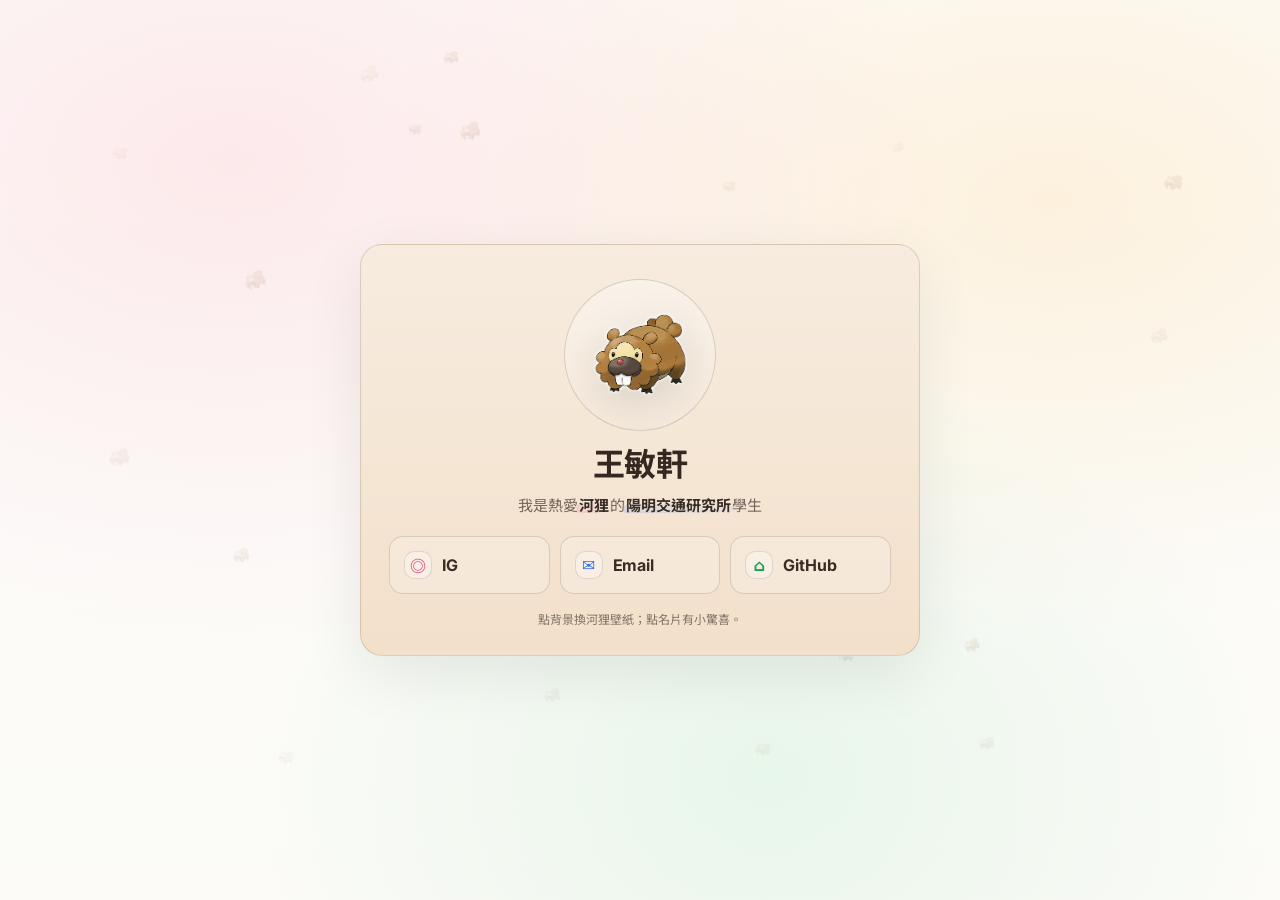
<file: index.html>
<!doctype html>
<html lang="zh-Hant">
  <head>
    <meta charset="UTF-8" />
    <meta name="viewport" content="width=device-width, initial-scale=1.0" />
    <title>王敏軒｜數位名片</title>
    <meta name="description" content="王敏軒的個人數位名片（Notion 風格）" />
    <link rel="preconnect" href="https://fonts.googleapis.com" />
    <link rel="preconnect" href="https://fonts.gstatic.com" crossorigin />
    <link
      href="https://fonts.googleapis.com/css2?family=Inter:wght@400;600;700&family=Noto+Sans+TC:wght@400;600;700&display=swap"
      rel="stylesheet"
    />
    <link rel="stylesheet" href="./styles.css" />
  </head>
  <body>
    <div class="bg" id="bg" aria-hidden="true">
      <div class="wallpaper" id="wallpaper" aria-hidden="true"></div>
    </div>

    <main class="page" id="page">
      <section class="card" id="card" aria-label="個人數位名片">
        <div class="cardFx" aria-hidden="true"></div>
        <div class="peek" id="peek" aria-hidden="true">
          <img src="./assets/beaver.png" alt="" draggable="false" />
        </div>

        <div class="avatar" aria-label="大頭照佔位符">
          <img src="./assets/beaver.png" alt="河狸貼紙" draggable="false" />
        </div>

        <h1 class="name">王敏軒</h1>
        <p class="subtitle">
          我是熱愛<span class="em emBeaver">河狸</span>的<span class="em emSchool">陽明交通研究所</span>學生
        </p>

        <div class="links" aria-label="社群連結">
          <a class="btn" href="#" data-kind="ig" aria-label="Instagram（點擊互動示意）">
            <span class="btnIcon" aria-hidden="true">◎</span>
            <span class="btnLabel">IG</span>
          </a>
          <a class="btn" href="#" data-kind="email" aria-label="Email（點擊互動示意）">
            <span class="btnIcon" aria-hidden="true">✉</span>
            <span class="btnLabel">Email</span>
          </a>
          <a class="btn" href="#" data-kind="github" aria-label="GitHub（點擊互動示意）">
            <span class="btnIcon" aria-hidden="true">⌂</span>
            <span class="btnLabel">GitHub</span>
          </a>
        </div>

        <p class="tip" id="tip">點背景換河狸壁紙；點名片有小驚喜。</p>
      </section>
    </main>

    <div class="toast" id="toast" role="status" aria-live="polite" aria-atomic="true"></div>
    <script src="./script.js" defer></script>
  </body>
</html>
</file>
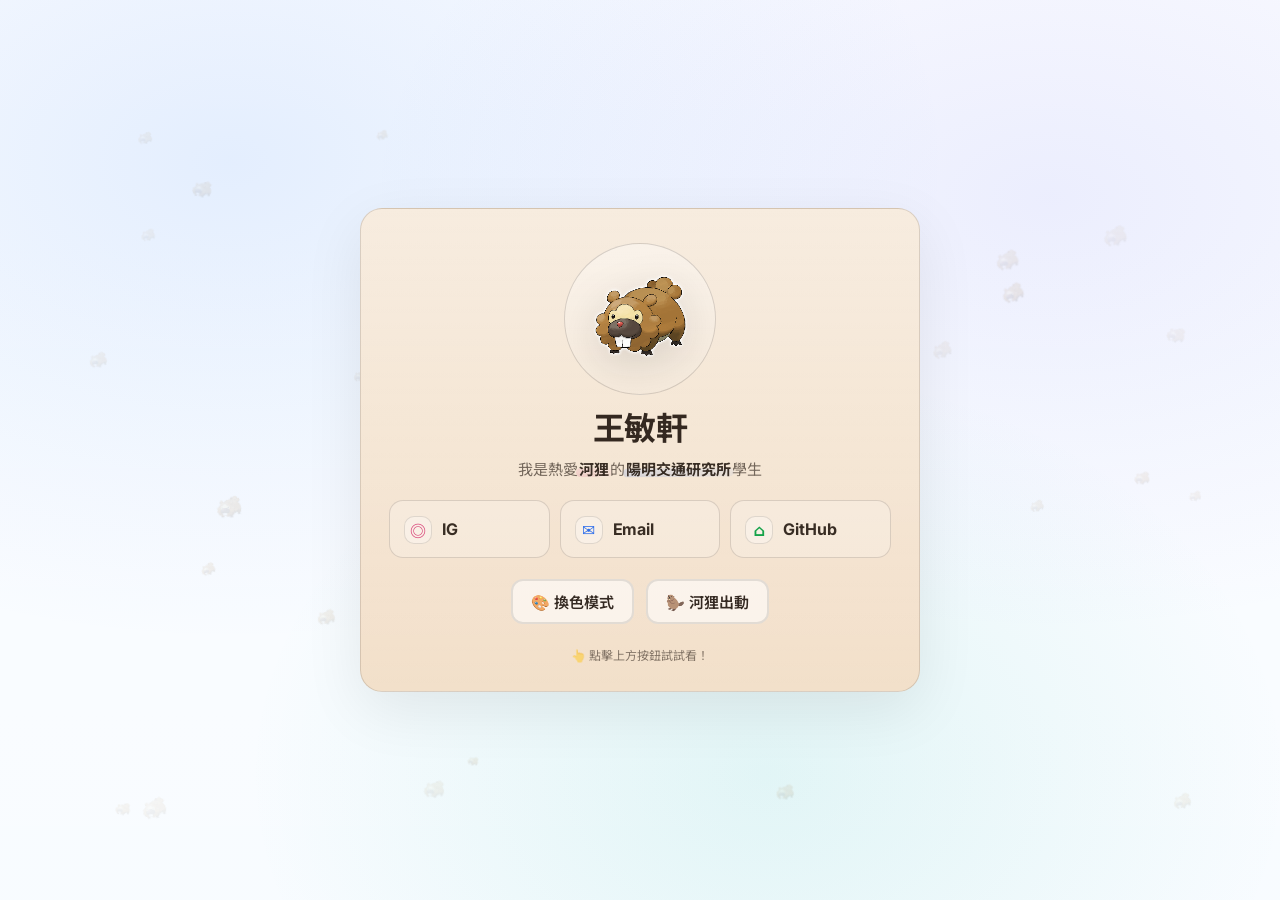
<file: submission.html>
<!doctype html>
<html lang="zh-Hant">
  <head>
    <meta charset="UTF-8" />
    <meta name="viewport" content="width=device-width, initial-scale=1.0" />
    <title>王敏軒｜數位名片</title>
    <meta name="description" content="王敏軒的個人數位名片（Notion 風格 + 河狸驚喜）" />
    <link rel="preconnect" href="https://fonts.googleapis.com" />
    <link rel="preconnect" href="https://fonts.gstatic.com" crossorigin />
    <link
      href="https://fonts.googleapis.com/css2?family=Inter:wght@400;600;700&family=Noto+Sans+TC:wght@400;600;700&display=swap"
      rel="stylesheet"
    />
    <style>
      :root{
        --bg: #fbfbfa;
        --paper: rgba(255,255,255,0.78);
        --card: #f5e7d6;
        --card2: #f1dcc4;
        --ink: rgba(35,24,16,0.92);
        --inkMuted: rgba(35,24,16,0.62);
        --border: rgba(15,15,15,0.10);
        --text: rgba(15,15,15,0.92);
        --muted: rgba(15,15,15,0.60);
        --shadow: 0 18px 60px rgba(15, 15, 15, 0.08);
        --ig: #d9467a;
        --email: #2f6feb;
        --github: #16a34a;
      }

      *{ box-sizing: border-box; }
      html, body{ height: 100%; }
      body{
        margin: 0;
        color: var(--ink);
        background: var(--bg);
        font-family: Inter, "Noto Sans TC", system-ui, -apple-system, "Segoe UI", Roboto, "Helvetica Neue", Arial, "PingFang TC", "Microsoft JhengHei", sans-serif;
        -webkit-font-smoothing: antialiased;
        -moz-osx-font-smoothing: grayscale;
      }

      .bg{
        position: fixed;
        inset: 0;
        background:
          radial-gradient(1200px 800px at 18% 18%, rgba(47,111,235,0.10), transparent 60%),
          radial-gradient(1100px 700px at 82% 22%, rgba(255,77,141,0.10), transparent 62%),
          radial-gradient(900px 700px at 60% 86%, rgba(18,185,129,0.10), transparent 58%),
          linear-gradient(180deg, rgba(255,255,255,0.62), rgba(255,255,255,0.15)),
          var(--bg);
        transition: background 420ms ease;
        cursor: pointer;
      }

      .wallpaper.isDam::before{
        content: "";
        position: absolute;
        inset: 0;
        pointer-events: none;
        opacity: 0.55;
        background:
          repeating-linear-gradient(0deg, rgba(35,24,16,0.06) 0px, rgba(35,24,16,0.06) 1px, transparent 1px, transparent 22px),
          repeating-linear-gradient(90deg, rgba(35,24,16,0.05) 0px, rgba(35,24,16,0.05) 1px, transparent 1px, transparent 26px),
          repeating-linear-gradient(45deg, rgba(35,24,16,0.025) 0px, rgba(35,24,16,0.025) 1px, transparent 1px, transparent 34px);
        -webkit-mask-image: radial-gradient(closest-side at 50% 40%, rgba(0,0,0,0.95), transparent 82%);
        mask-image: radial-gradient(closest-side at 50% 40%, rgba(0,0,0,0.95), transparent 82%);
      }

      .wallpaper{
        position: absolute;
        inset: 0;
        pointer-events: none;
        opacity: 0.9;
        filter: saturate(0.98);
      }

      .wallpaper .wBeaver{
        position: absolute;
        width: 28px;
        height: 28px;
        opacity: var(--o);
        transform: translate(-50%, -50%) rotate(var(--r)) scale(var(--s));
        filter: drop-shadow(0 10px 14px rgba(15,15,15,0.10));
        user-select: none;
      }

      .page{
        min-height: 100%;
        display: grid;
        place-items: center;
        padding: 44px 20px;
        position: relative;
        cursor: pointer;
      }

      .card{
        width: min(560px, 100%);
        padding: 34px 28px 28px;
        border: 1px solid rgba(35,24,16,0.14);
        border-radius: 22px;
        -webkit-transition: background 0.6s ease, box-shadow 0.6s ease, transform 0.15s ease;
        transition: background 0.6s ease, box-shadow 0.6s ease, transform 0.15s ease;
        cursor: pointer;
        background: linear-gradient(180deg, rgba(255,255,255,0.22), rgba(255,255,255,0.10)),
          linear-gradient(180deg, var(--card), var(--card2));
        box-shadow: var(--shadow);
        backdrop-filter: blur(14px);
        -webkit-backdrop-filter: blur(14px);
        text-align: center;
        pointer-events: auto;
        position: relative;
        overflow: hidden;
      }

      .cardFx{
        position: absolute;
        inset: 0;
        opacity: 0;
        pointer-events: none;
        background:
          radial-gradient(700px 360px at 20% 15%, rgba(255,255,255,0.35), transparent 62%),
          radial-gradient(520px 300px at 82% 18%, rgba(255,255,255,0.22), transparent 60%),
          radial-gradient(420px 240px at 64% 88%, rgba(255,255,255,0.18), transparent 58%);
        transition: opacity 260ms ease;
      }

      .card.isSurprise .cardFx{ opacity: 1; }

      .peek{
        position: absolute;
        left: var(--mx, 85%);
        top: var(--my, 82%);
        width: 64px;
        height: 64px;
        opacity: 0.0;
        transform: translate(-50%, -50%) rotate(-10deg);
        transition: opacity 220ms ease;
        pointer-events: none;
      }
      .card.isSurprise .peek{ opacity: 0.85; }
      .peek img{
        width: 100%;
        height: 100%;
        object-fit: contain;
        filter: drop-shadow(0 18px 26px rgba(15,15,15,0.16));
      }

      .avatar{
        width: 152px;
        height: 152px;
        margin: 0 auto 16px;
        border-radius: 999px;
        border: 1px solid rgba(35,24,16,0.16);
        background: linear-gradient(180deg, rgba(255,255,255,0.38), rgba(255,255,255,0.14));
        display: grid;
        place-items: center;
        overflow: hidden;
      }
      .avatar img{
        width: 86%;
        height: 86%;
        object-fit: contain;
        user-select: none;
        filter: drop-shadow(0 12px 20px rgba(15,15,15,0.12));
        transform: translateY(8px);
      }

      .name{
        margin: 0;
        font-size: 32px;
        line-height: 1.15;
        letter-spacing: -0.02em;
      }

      .subtitle{
        margin: 10px 0 18px;
        font-size: 15px;
        line-height: 1.65;
        color: var(--inkMuted);
      }

      .em{
        font-weight: 700;
        color: rgba(35,24,16,0.90);
        padding: 0 1px;
        position: relative;
      }
      .em::after{
        content: "";
        position: absolute;
        left: -2px;
        right: -2px;
        bottom: 0.10em;
        height: 0.62em;
        border-radius: 10px;
        transform: rotate(-0.6deg);
        background:
          linear-gradient(180deg, rgba(255,255,255,0.18), rgba(255,255,255,0.00)),
          linear-gradient(90deg, rgba(35,24,16,0.10), rgba(35,24,16,0.04));
        z-index: -1;
        opacity: 0.65;
      }
      .emBeaver{ text-shadow: 0 1px 0 rgba(255,255,255,0.22); }
      .emSchool{ text-shadow: 0 1px 0 rgba(255,255,255,0.22); }
      .emBeaver::after{
        background:
          linear-gradient(180deg, rgba(255,255,255,0.18), rgba(255,255,255,0.00)),
          linear-gradient(90deg, rgba(217,70,122,0.22), rgba(217,70,122,0.08));
        opacity: 0.72;
      }
      .emSchool::after{
        background:
          linear-gradient(180deg, rgba(255,255,255,0.18), rgba(255,255,255,0.00)),
          linear-gradient(90deg, rgba(47,111,235,0.22), rgba(47,111,235,0.08));
        opacity: 0.72;
      }

      .links{
        display: grid;
        grid-template-columns: repeat(3, 1fr);
        gap: 10px;
        margin-top: 10px;
      }

      .btn{
        display: grid;
        grid-template-columns: 28px 1fr;
        align-items: center;
        gap: 10px;
        padding: 14px 14px;
        border-radius: 14px;
        border: 1px solid rgba(35,24,16,0.14);
        background: rgba(255,255,255,0.22);
        color: rgba(35,24,16,0.90);
        text-decoration: none;
        transition: transform 140ms ease, background 180ms ease, border-color 180ms ease, box-shadow 180ms ease, filter 180ms ease;
        user-select: none;
      }

      .btn:hover{
        transform: translateY(-1px);
        box-shadow: 0 10px 24px rgba(15,15,15,0.08);
        border-color: rgba(15,15,15,0.18);
      }
      .btn:active{ transform: translateY(0px) scale(0.99); }
      .btnLabel{
        font-weight: 700;
        letter-spacing: -0.01em;
        justify-self: start;
      }
      .btnIcon{
        width: 28px;
        height: 28px;
        border-radius: 10px;
        display: grid;
        place-items: center;
        font-weight: 800;
        background: rgba(255,255,255,0.30);
        border: 1px solid rgba(35,24,16,0.12);
      }
      .btn[data-kind="ig"] .btnIcon{ color: var(--ig); }
      .btn[data-kind="email"] .btnIcon{ color: var(--email); }
      .btn[data-kind="github"] .btnIcon{ color: var(--github); }

      .btn.isDone{ filter: saturate(1.04); }
      .btn.isDone[data-kind="ig"]{ border-color: rgba(217,70,122,0.40); background: rgba(217,70,122,0.10); }
      .btn.isDone[data-kind="email"]{ border-color: rgba(47,111,235,0.38); background: rgba(47,111,235,0.10); }
      .btn.isDone[data-kind="github"]{ border-color: rgba(22,163,74,0.36); background: rgba(22,163,74,0.10); }

      .tip{
        margin: 16px 0 0;
        font-size: 12px;
        color: rgba(35,24,16,0.54);
      }

      .toast{
        position: fixed;
        left: var(--tx, 50%);
        top: var(--ty, 50%);
        transform: translateX(-50%) translateY(6px);
        padding: 10px 12px;
        border-radius: 12px;
        border: 1px solid rgba(35,24,16,0.14);
        background: rgba(255,255,255,0.72);
        box-shadow: 0 16px 36px rgba(15,15,15,0.10);
        color: rgba(35,24,16,0.86);
        opacity: 0;
        pointer-events: none;
        transition: opacity 180ms ease, transform 180ms ease;
        font-size: 13px;
        backdrop-filter: blur(12px);
        -webkit-backdrop-filter: blur(12px);
      }
      .toast.isShow{
        opacity: 1;
        transform: translateX(-50%) translateY(0px);
      }

      .sticker{
        position: fixed;
        width: 46px;
        height: 46px;
        pointer-events: none;
        opacity: 0;
        transform: translate(-50%, -50%) scale(0.92) rotate(0deg);
        filter: drop-shadow(0 12px 18px rgba(15,15,15,0.14));
        animation: popFly 900ms cubic-bezier(.2,.9,.2,1) forwards;
        will-change: transform, opacity;
      }
      @keyframes popFly{
        0%{ opacity: 0; transform: translate(-50%, -50%) scale(0.86) rotate(var(--r)); }
        12%{ opacity: 1; transform: translate(-50%, -50%) scale(1) rotate(calc(var(--r) * 0.7)); }
        100%{ opacity: 0; transform: translate(calc(-50% + var(--dx)), calc(-50% + var(--dy))) scale(0.96) rotate(calc(var(--r) * 1.6)); }
      }

      @media (max-width: 520px){
        .links{ grid-template-columns: 1fr; }
        .card{ padding: 30px 18px 22px; }
        .name{ font-size: 30px; }
      }

      /* Avatar styling */
      .avatar {
        display: block;
        cursor: pointer;
        -webkit-tap-highlight-color: transparent;
      }

      /* ===== iOS Checkbox Hack Interactions ===== */
      /* Hidden checkboxes - invisible but functional */
      .ios-hack-cb { display: none !important; }

      /* --- Theme Toggle Button --- */
      .fun-btn {
        display: inline-block;
        margin: 6px 4px;
        padding: 10px 18px;
        border-radius: 12px;
        font-size: 15px;
        font-weight: 600;
        cursor: pointer;
        -webkit-tap-highlight-color: transparent;
        border: 2px solid var(--border);
        background: rgba(255,255,255,0.6);
        color: var(--ink);
        transition: background 0.3s, transform 0.15s, border-color 0.3s;
        -webkit-transition: background 0.3s, -webkit-transform 0.15s, border-color 0.3s;
        user-select: none;
        -webkit-user-select: none;
      }
      .fun-btn:active {
        -webkit-transform: scale(0.92);
        transform: scale(0.92);
      }
      .fun-btns {
        text-align: center;
        margin-top: 14px;
      }

      /* Theme toggle: change card background */
      #themeToggle:checked ~ .page .card {
        background: linear-gradient(135deg, #e0c3fc 0%, #8ec5fc 100%) !important;
      }
      #themeToggle:checked ~ .page .fun-btns .theme-label {
        background: linear-gradient(135deg, #e0c3fc 0%, #8ec5fc 100%);
        border-color: #b794f6;
      }

      /* Beaver party: show floating beavers */
      .beaver-party {
        display: none;
        position: absolute;
        inset: 0;
        pointer-events: none;
        overflow: hidden;
        z-index: 10;
        border-radius: 18px;
      }
      .beaver-party span {
        position: absolute;
        font-size: 32px;
        animation: beaverFloat 2.5s ease-in-out infinite;
        -webkit-animation: beaverFloat 2.5s ease-in-out infinite;
      }
      .beaver-party span:nth-child(1) { left: 8%; top: 12%; animation-delay: 0s; }
      .beaver-party span:nth-child(2) { left: 75%; top: 8%; animation-delay: 0.4s; }
      .beaver-party span:nth-child(3) { left: 20%; top: 65%; animation-delay: 0.8s; }
      .beaver-party span:nth-child(4) { left: 60%; top: 55%; animation-delay: 1.2s; }
      .beaver-party span:nth-child(5) { left: 40%; top: 30%; animation-delay: 0.2s; font-size: 42px; }
      .beaver-party span:nth-child(6) { left: 85%; top: 70%; animation-delay: 0.6s; }
      .beaver-party span:nth-child(7) { left: 50%; top: 80%; animation-delay: 1.0s; }
      .beaver-party span:nth-child(8) { left: 10%; top: 40%; animation-delay: 1.4s; }

      @keyframes beaverFloat {
        0%, 100% { transform: translateY(0) rotate(0deg); opacity: 0.85; }
        50% { transform: translateY(-18px) rotate(15deg); opacity: 1; }
      }
      @-webkit-keyframes beaverFloat {
        0%, 100% { -webkit-transform: translateY(0) rotate(0deg); opacity: 0.85; }
        50% { -webkit-transform: translateY(-18px) rotate(15deg); opacity: 1; }
      }

      #beaverParty:checked ~ .page .beaver-party {
        display: block !important;
      }
      #beaverParty:checked ~ .page .fun-btns .beaver-label {
        background: #fef3c7;
        border-color: #f59e0b;
      }
    </style>
  </head>
  <body ontouchstart="">
    <!-- Hidden checkboxes for iOS tap interactions (checkbox hack) -->
    <input type="checkbox" id="themeToggle" class="ios-hack-cb">
    <input type="checkbox" id="beaverParty" class="ios-hack-cb">

    <div class="bg" id="bg" aria-hidden="true">
      <div class="wallpaper" id="wallpaper" aria-hidden="true"></div>
    </div>

    <main class="page" id="page">
      <section class="card" id="card" aria-label="個人數位名片">
        <!-- Beaver party overlay (shown when checkbox is checked) -->
        <div class="beaver-party" aria-hidden="true">
          <span>🦫</span><span>🦫</span><span>🦫</span><span>🦫</span>
          <span>🦫</span><span>🦫</span><span>🦫</span><span>🦫</span>
        </div>
        <div class="cardFx" aria-hidden="true"></div>
        <div class="peek" id="peek" aria-hidden="true">
          <img id="peekImg" alt="" draggable="false" src="[data-uri]" />
        </div>

        <div class="avatar" aria-label="大頭照佔位符">
          <img id="avatarImg" alt="河狸貼紙" draggable="false" src="[data-uri]" />
        </div>

        <h1 class="name">王敏軒</h1>
        <p class="subtitle">
          我是熱愛<span class="em emBeaver">河狸</span>的<span class="em emSchool">陽明交通研究所</span>學生
        </p>

        <div class="links" aria-label="社群連結">
          <a class="btn" href="#" data-kind="ig" aria-label="Instagram（點擊互動示意）">
            <span class="btnIcon" aria-hidden="true">◎</span>
            <span class="btnLabel">IG</span>
          </a>
          <a class="btn" href="#" data-kind="email" aria-label="Email（點擊互動示意）">
            <span class="btnIcon" aria-hidden="true">✉</span>
            <span class="btnLabel">Email</span>
          </a>
          <a class="btn" href="#" data-kind="github" aria-label="GitHub（點擊互動示意）">
            <span class="btnIcon" aria-hidden="true">⌂</span>
            <span class="btnLabel">GitHub</span>
          </a>
        </div>

        <!-- Interactive buttons using CSS checkbox hack (works on iOS!) -->
        <div class="fun-btns">
          <label for="themeToggle" class="fun-btn theme-label">🎨 換色模式</label>
          <label for="beaverParty" class="fun-btn beaver-label">🦫 河狸出動</label>
        </div>

        <p class="tip" id="tip">👆 點擊上方按鈕試試看！</p>
      </section>
    </main>

    <div class="toast" id="toast" role="status" aria-live="polite" aria-atomic="true"></div>

    <script>
      // Embedded asset (beaver.png) as data URI so this file is standalone.
      const BEAVER_SRC = "[data-uri]";
    </script>
    <script>
      const bgEl = document.getElementById("bg");
      const pageEl = document.getElementById("page");
      const tipEl = document.getElementById("tip");
      const wallpaperEl = document.getElementById("wallpaper");
      const cardEl = document.getElementById("card");
      const toastEl = document.getElementById("toast");

      const themes = [
        { bg: "#fbfbfa", a1: "rgba(47,111,235,0.11)", a2: "rgba(255,77,141,0.10)", a3: "rgba(18,185,129,0.10)" },
        { bg: "#fbfaf6", a1: "rgba(244,63,94,0.10)", a2: "rgba(245,158,11,0.12)", a3: "rgba(34,197,94,0.09)" },
        { bg: "#f7fbff", a1: "rgba(59,130,246,0.12)", a2: "rgba(99,102,241,0.10)", a3: "rgba(20,184,166,0.10)" },
        { bg: "#fcf7ff", a1: "rgba(168,85,247,0.12)", a2: "rgba(236,72,153,0.10)", a3: "rgba(99,102,241,0.10)" },
        { bg: "#f6fbf7", a1: "rgba(16,185,129,0.12)", a2: "rgba(34,197,94,0.11)", a3: "rgba(245,158,11,0.10)" },
      ];

      let lastThemeIdx = -1;
      let toastTimer = null;
      let wallpaperModeIdx = 0;

      const wallpaperModes = [
        { id: "sparse", label: "稀疏散落" },
        { id: "corners", label: "角落偷看" },
        { id: "diagonal", label: "對角線隊列" },
        { id: "dam", label: "小水壩紋理" },
      ];

      function rand(min, max) {
        return Math.random() * (max - min) + min;
      }

      function pickTheme() {
        if (themes.length <= 1) return themes[0];
        let idx = Math.floor(Math.random() * themes.length);
        if (idx === lastThemeIdx) idx = (idx + 1) % themes.length;
        lastThemeIdx = idx;
        return themes[idx];
      }

      function setBackgroundTheme(theme) {
        document.documentElement.style.setProperty("--bg", theme.bg);
        bgEl.style.background = `
          radial-gradient(1200px 800px at 18% 18%, ${theme.a1}, transparent 60%),
          radial-gradient(1100px 700px at 82% 22%, ${theme.a2}, transparent 62%),
          radial-gradient(900px 700px at 60% 86%, ${theme.a3}, transparent 58%),
          linear-gradient(180deg, rgba(255,255,255,0.62), rgba(255,255,255,0.15)),
          ${theme.bg}
        `;
      }

      function spawnStickers(x, y) {
        const count = Math.floor(rand(14, 22));
        for (let i = 0; i < count; i++) {
          const img = document.createElement("img");
          img.className = "sticker";
          img.alt = "";
          img.src = BEAVER_SRC;

          const size = rand(22, 52);
          img.style.width = `${size}px`;
          img.style.height = `${size}px`;
          img.style.left = `${x}px`;
          img.style.top = `${y}px`;

          const dx = `${rand(-220, 220).toFixed(1)}px`;
          const dy = `${rand(-280, -70).toFixed(1)}px`;
          const r = `${rand(-28, 28).toFixed(1)}deg`;
          img.style.setProperty("--dx", dx);
          img.style.setProperty("--dy", dy);
          img.style.setProperty("--r", r);
          img.style.animationDuration = `${rand(760, 1120).toFixed(0)}ms`;
          img.style.animationDelay = `${rand(0, 120).toFixed(0)}ms`;

          document.body.appendChild(img);
          window.setTimeout(() => img.remove(), 1600);
        }
      }

      function clearWallpaper() {
        if (!wallpaperEl) return;
        wallpaperEl.innerHTML = "";
      }

      function setWallpaperMode(modeId) {
        if (!wallpaperEl) return;
        wallpaperEl.classList.toggle("isDam", modeId === "dam");
        wallpaperEl.dataset.mode = modeId;
      }

      function addWallpaperBeaver({ xPct, yPct, rDeg, s, o, size }) {
        if (!wallpaperEl) return;
        const img = document.createElement("img");
        img.className = "wBeaver";
        img.alt = "";
        img.src = BEAVER_SRC;
        img.draggable = false;

        img.style.left = `${xPct}%`;
        img.style.top = `${yPct}%`;
        img.style.setProperty("--r", `${rDeg.toFixed(1)}deg`);
        img.style.setProperty("--s", s.toFixed(2));
        img.style.setProperty("--o", o.toFixed(2));
        img.style.width = `${size.toFixed(1)}px`;
        img.style.height = `${size.toFixed(1)}px`;
        wallpaperEl.appendChild(img);
      }

      function clamp(v, min, max) {
        return Math.max(min, Math.min(max, v));
      }

      function generateWallpaper(modeId = "sparse") {
        if (!wallpaperEl) return;
        clearWallpaper();
        setWallpaperMode(modeId);

        if (modeId === "sparse") {
          const count = Math.floor(rand(16, 26));
          for (let i = 0; i < count; i++) {
            addWallpaperBeaver({
              xPct: rand(6, 94),
              yPct: rand(6, 94),
              rDeg: rand(-18, 18),
              s: rand(0.62, 1.02),
              o: rand(0.06, 0.13),
              size: rand(22, 34),
            });
          }
          return;
        }

        if (modeId === "corners") {
          const corners = [
            { x: 12, y: 14 },
            { x: 88, y: 14 },
            { x: 12, y: 88 },
            { x: 88, y: 88 },
          ];
          for (const c of corners) {
            const n = Math.floor(rand(2, 4));
            for (let i = 0; i < n; i++) {
              addWallpaperBeaver({
                xPct: clamp(c.x + rand(-7, 7), 5, 95),
                yPct: clamp(c.y + rand(-7, 7), 5, 95),
                rDeg: rand(-16, 16),
                s: rand(0.62, 0.95),
                o: rand(0.07, 0.14),
                size: rand(22, 34),
              });
            }
          }
          const extras = Math.floor(rand(4, 7));
          for (let i = 0; i < extras; i++) {
            addWallpaperBeaver({
              xPct: rand(8, 92),
              yPct: rand(10, 90),
              rDeg: rand(-18, 18),
              s: rand(0.60, 0.92),
              o: rand(0.03, 0.07),
              size: rand(20, 30),
            });
          }
          return;
        }

        if (modeId === "diagonal") {
          const lanes = Math.floor(rand(3, 5));
          for (let lane = 0; lane < lanes; lane++) {
            const offset = rand(-18, 18) + lane * rand(10, 16);
            const n = Math.floor(rand(6, 9));
            for (let i = 0; i < n; i++) {
              const t = i / (n - 1);
              const x = 10 + t * 80;
              const y = 18 + t * 70 + offset;
              addWallpaperBeaver({
                xPct: clamp(x + rand(-2.6, 2.6), 5, 95),
                yPct: clamp(y + rand(-2.6, 2.6), 5, 95),
                rDeg: rand(-10, 10),
                s: rand(0.58, 0.86),
                o: rand(0.05, 0.11),
                size: rand(20, 32),
              });
            }
          }
          return;
        }

        const count = Math.floor(rand(12, 18));
        for (let i = 0; i < count; i++) {
          addWallpaperBeaver({
            xPct: rand(7, 93),
            yPct: rand(7, 93),
            rDeg: rand(-14, 14),
            s: rand(0.55, 0.90),
            o: rand(0.05, 0.12),
            size: rand(18, 30),
          });
        }
      }

      async function copyText(text) {
        try {
          if (navigator.clipboard && navigator.clipboard.writeText) {
            await navigator.clipboard.writeText(text);
            return true;
          }
        } catch (err) { /* fall through to fallback */ }
        // Fallback for iOS Safari and older browsers
        try {
          const ta = document.createElement("textarea");
          ta.value = text;
          ta.setAttribute("readonly", "");
          ta.style.cssText = "position:fixed;left:-9999px;top:-9999px;opacity:0;";
          document.body.appendChild(ta);
          // iOS Safari requires contentEditable + setSelectionRange
          ta.contentEditable = true;
          ta.readOnly = false;
          var range = document.createRange();
          range.selectNodeContents(ta);
          var sel = window.getSelection();
          sel.removeAllRanges();
          sel.addRange(range);
          ta.setSelectionRange(0, 999999);
          var ok = document.execCommand("copy");
          sel.removeAllRanges();
          ta.remove();
          return ok;
        } catch (err) {
          return false;
        }
      }

      function showToast(message) {
        if (!toastEl) return;
        if (cardEl) {
          const rect = cardEl.getBoundingClientRect();
          const x = rect.left + rect.width / 2;
          const y = rect.top + rect.height + 14;
          document.documentElement.style.setProperty("--tx", `${x}px`);
          document.documentElement.style.setProperty("--ty", `${y}px`);
        }
        toastEl.textContent = message;
        toastEl.classList.add("isShow");
        if (toastTimer) window.clearTimeout(toastTimer);
        toastTimer = window.setTimeout(() => toastEl.classList.remove("isShow"), 700);
      }

      function isInsideCard(target) {
        const card = document.querySelector(".card");
        return !!(card && card.contains(target));
      }

      function setTip(text) {
        if (!tipEl) return;
        tipEl.textContent = text;
      }

      // Set initial avatar/peek images and wallpaper.
      // avatarImg.src is now set directly in HTML for iOS compatibility
      // peekImg.src is now set directly in HTML for iOS compatibility
      generateWallpaper("sparse");

      // Buttons: copy demo text + toast.
      document.querySelectorAll(".btn").forEach((btn) => {
        btn.addEventListener("click", async (e) => {
          e.preventDefault();
          const kind = btn.dataset.kind;
          const payloadMap = {
            ig: "IG：@your_handle (demo)",
            email: "Email：you@example.com (demo)",
            github: "GitHub：github.com/yourname (demo)",
          };
          const ok = await copyText(payloadMap[kind] != null ? payloadMap[kind] : "demo");
          btn.classList.add("isDone");
          window.setTimeout(() => btn.classList.remove("isDone"), 750);
          showToast(ok ? "已複製" : "已觸發互動");
        });
      });

      // Background surprise: rotate wallpaper mode + burst beavers.
      bgEl.addEventListener("click", (e) => {
        if (isInsideCard(e.target)) return;
        const theme = pickTheme();
        setBackgroundTheme(theme);
        wallpaperModeIdx = (wallpaperModeIdx + 1) % wallpaperModes.length;
        const mode = wallpaperModes[wallpaperModeIdx];
        generateWallpaper(mode.id);
        spawnStickers(e.clientX, e.clientY);
        setTip("點背景有小驚喜！");
      });

      // Also allow clicking anywhere outside the card (mobile friendly).
      pageEl.addEventListener("click", (e) => {
        if (isInsideCard(e.target)) return;
        const theme = pickTheme();
        setBackgroundTheme(theme);
        wallpaperModeIdx = (wallpaperModeIdx + 1) % wallpaperModes.length;
        const mode = wallpaperModes[wallpaperModeIdx];
        generateWallpaper(mode.id);
        const sx = e.clientX != null ? e.clientX : window.innerWidth / 2;
        const sy = e.clientY != null ? e.clientY : window.innerHeight / 2;
        spawnStickers(sx, sy);
        setTip("點背景有小驚喜！");
      });

      // Card surprise toggle.
      if (cardEl) {
        cardEl.addEventListener("click", (e) => {
          const target = e.target;
          if (target && target.closest && target.closest(".btn")) return;
          cardEl.classList.toggle("isSurprise");
          showToast(cardEl.classList.contains("isSurprise") ? "河狸開始跟著你了" : "河狸先躲起來了");
        });
      }

      function updatePeekByEvent(e) {
        if (!cardEl) return;
        const rect = cardEl.getBoundingClientRect();
        const px = e.clientX - rect.left;
        const py = e.clientY - rect.top;
        const x = clamp(px, 26, rect.width - 26);
        const y = clamp(py, 26, rect.height - 26);
        cardEl.style.setProperty("--mx", `${x}px`);
        cardEl.style.setProperty("--my", `${y}px`);
      }

      window.addEventListener("mousemove", (e) => updatePeekByEvent(e));
      // Also track touch movements for peek effect on mobile
      window.addEventListener("touchmove", (e) => {
        if (e.touches && e.touches[0]) updatePeekByEvent(e.touches[0]);
      }, { passive: true });

      // deviceorientation handler
      function handleOrientation(e) {
        if (!cardEl) return;
        const rect = cardEl.getBoundingClientRect();
        const dx = (e.gamma != null ? e.gamma : 0) / 45;
        const dy = (e.beta != null ? e.beta : 0) / 65;
        const x = rect.width * (0.5 + dx * 0.45);
        const y = rect.height * (0.62 + dy * 0.35);
        cardEl.style.setProperty("--mx", `${clamp(x, 26, rect.width - 26).toFixed(1)}px`);
        cardEl.style.setProperty("--my", `${clamp(y, 26, rect.height - 26).toFixed(1)}px`);
      }

      // iOS 13+ requires permission for deviceorientation
      function enableOrientation() {
        if (typeof DeviceOrientationEvent !== "undefined" &&
            typeof DeviceOrientationEvent.requestPermission === "function") {
          DeviceOrientationEvent.requestPermission()
            .then(function(state) {
              if (state === "granted") {
                window.addEventListener("deviceorientation", handleOrientation);
              }
            }).catch(function() {});
        } else {
          window.addEventListener("deviceorientation", handleOrientation);
        }
      }

      // Request orientation permission on first user interaction (iOS requirement)
      document.addEventListener("click", function requestOrientationOnce() {
        enableOrientation();
        document.removeEventListener("click", requestOrientationOnce);
      });

      // Initialize.
      setBackgroundTheme(pickTheme());
      wallpaperModeIdx = 0;
      generateWallpaper(wallpaperModes[wallpaperModeIdx].id);
    </script>
  </body>
</html>
</file>
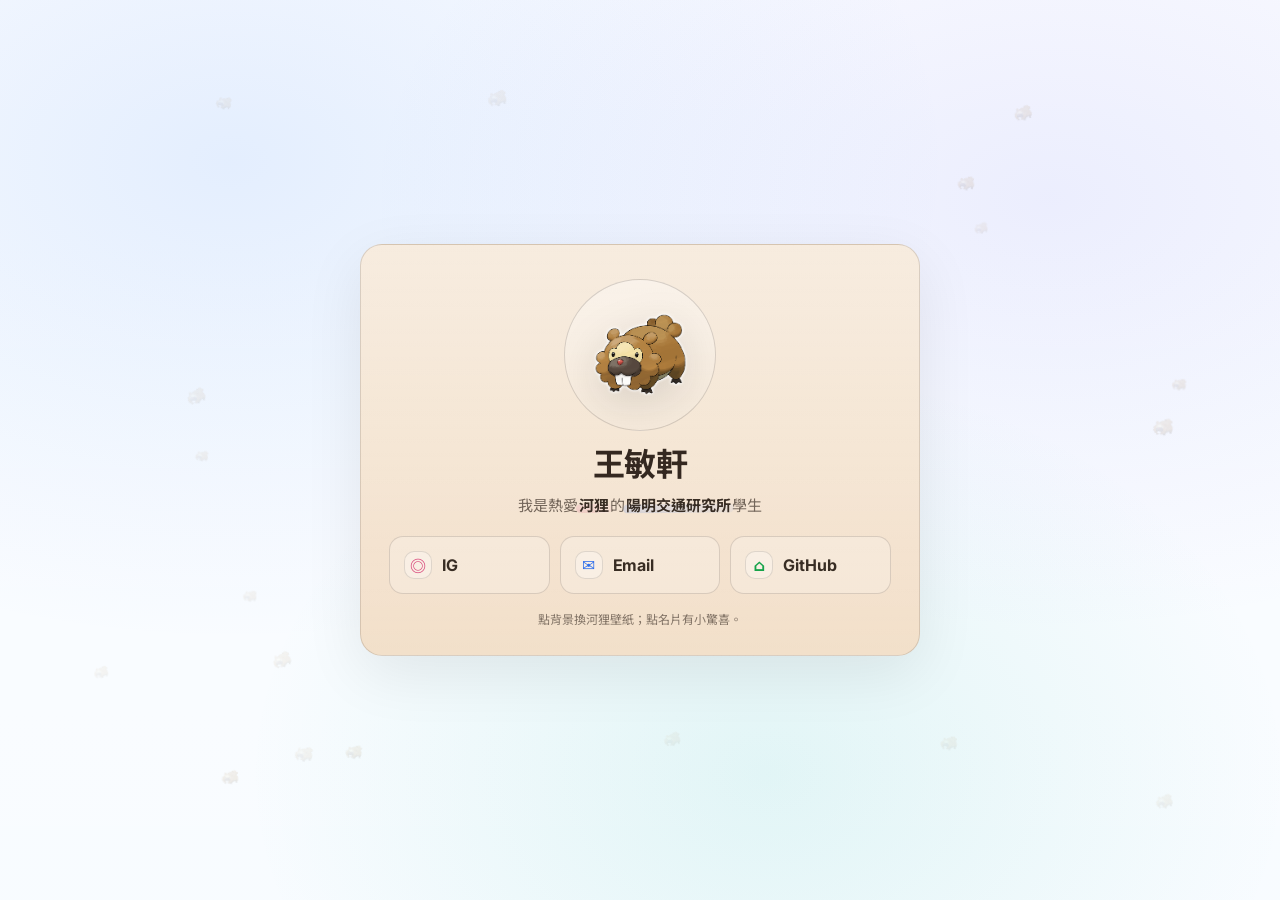
<file: submission_nopicture.html>
<!doctype html>
<html lang="zh-Hant">
  <head>
    <meta charset="UTF-8" />
    <meta name="viewport" content="width=device-width, initial-scale=1.0" />
    <title>王敏軒｜數位名片</title>
    <meta name="description" content="王敏軒的個人數位名片（Notion 風格 + 河狸驚喜）" />
    <link rel="preconnect" href="https://fonts.googleapis.com" />
    <link rel="preconnect" href="https://fonts.gstatic.com" crossorigin />
    <link
      href="https://fonts.googleapis.com/css2?family=Inter:wght@400;600;700&family=Noto+Sans+TC:wght@400;600;700&display=swap"
      rel="stylesheet"
    />
    <style>
      :root{
        --bg: #fbfbfa;
        --paper: rgba(255,255,255,0.78);
        --card: #f5e7d6;
        --card2: #f1dcc4;
        --ink: rgba(35,24,16,0.92);
        --inkMuted: rgba(35,24,16,0.62);
        --border: rgba(15,15,15,0.10);
        --text: rgba(15,15,15,0.92);
        --muted: rgba(15,15,15,0.60);
        --shadow: 0 18px 60px rgba(15, 15, 15, 0.08);
        --ig: #d9467a;
        --email: #2f6feb;
        --github: #16a34a;
      }

      *{ box-sizing: border-box; }
      html, body{ height: 100%; }
      body{
        margin: 0;
        color: var(--ink);
        background: var(--bg);
        font-family: Inter, "Noto Sans TC", system-ui, -apple-system, "Segoe UI", Roboto, "Helvetica Neue", Arial, "PingFang TC", "Microsoft JhengHei", sans-serif;
        -webkit-font-smoothing: antialiased;
        -moz-osx-font-smoothing: grayscale;
      }

      .bg{
        position: fixed;
        inset: 0;
        background:
          radial-gradient(1200px 800px at 18% 18%, rgba(47,111,235,0.10), transparent 60%),
          radial-gradient(1100px 700px at 82% 22%, rgba(255,77,141,0.10), transparent 62%),
          radial-gradient(900px 700px at 60% 86%, rgba(18,185,129,0.10), transparent 58%),
          linear-gradient(180deg, rgba(255,255,255,0.62), rgba(255,255,255,0.15)),
          var(--bg);
        transition: background 420ms ease;
        cursor: pointer;
      }

      .wallpaper.isDam::before{
        content: "";
        position: absolute;
        inset: 0;
        pointer-events: none;
        opacity: 0.55;
        background:
          repeating-linear-gradient(0deg, rgba(35,24,16,0.06) 0px, rgba(35,24,16,0.06) 1px, transparent 1px, transparent 22px),
          repeating-linear-gradient(90deg, rgba(35,24,16,0.05) 0px, rgba(35,24,16,0.05) 1px, transparent 1px, transparent 26px),
          repeating-linear-gradient(45deg, rgba(35,24,16,0.025) 0px, rgba(35,24,16,0.025) 1px, transparent 1px, transparent 34px);
        mask-image: radial-gradient(closest-side at 50% 40%, rgba(0,0,0,0.95), transparent 82%);
      }

      .wallpaper{
        position: absolute;
        inset: 0;
        pointer-events: none;
        opacity: 0.9;
        filter: saturate(0.98);
      }

      .wallpaper .wBeaver{
        position: absolute;
        width: 28px;
        height: 28px;
        opacity: var(--o);
        transform: translate(-50%, -50%) rotate(var(--r)) scale(var(--s));
        filter: drop-shadow(0 10px 14px rgba(15,15,15,0.10));
        user-select: none;
      }

      .page{
        min-height: 100%;
        display: grid;
        place-items: center;
        padding: 44px 20px;
        position: relative;
        pointer-events: none;
      }

      .card{
        width: min(560px, 100%);
        padding: 34px 28px 28px;
        border: 1px solid rgba(35,24,16,0.14);
        border-radius: 22px;
        background: linear-gradient(180deg, rgba(255,255,255,0.22), rgba(255,255,255,0.10)),
          linear-gradient(180deg, var(--card), var(--card2));
        box-shadow: var(--shadow);
        backdrop-filter: blur(14px);
        -webkit-backdrop-filter: blur(14px);
        text-align: center;
        pointer-events: auto;
        position: relative;
        overflow: hidden;
      }

      .cardFx{
        position: absolute;
        inset: 0;
        opacity: 0;
        pointer-events: none;
        background:
          radial-gradient(700px 360px at 20% 15%, rgba(255,255,255,0.35), transparent 62%),
          radial-gradient(520px 300px at 82% 18%, rgba(255,255,255,0.22), transparent 60%),
          radial-gradient(420px 240px at 64% 88%, rgba(255,255,255,0.18), transparent 58%);
        transition: opacity 260ms ease;
      }

      .card.isSurprise .cardFx{ opacity: 1; }

      .peek{
        position: absolute;
        left: var(--mx, 85%);
        top: var(--my, 82%);
        width: 64px;
        height: 64px;
        opacity: 0.0;
        transform: translate(-50%, -50%) rotate(-10deg);
        transition: opacity 220ms ease;
        pointer-events: none;
      }
      .card.isSurprise .peek{ opacity: 0.85; }
      .peek img{
        width: 100%;
        height: 100%;
        object-fit: contain;
        filter: drop-shadow(0 18px 26px rgba(15,15,15,0.16));
      }

      .avatar{
        width: 152px;
        height: 152px;
        margin: 0 auto 16px;
        border-radius: 999px;
        border: 1px solid rgba(35,24,16,0.16);
        background: linear-gradient(180deg, rgba(255,255,255,0.38), rgba(255,255,255,0.14));
        display: grid;
        place-items: center;
        overflow: hidden;
      }
      .avatar img{
        width: 86%;
        height: 86%;
        object-fit: contain;
        user-select: none;
        filter: drop-shadow(0 12px 20px rgba(15,15,15,0.12));
      }

      .name{
        margin: 0;
        font-size: 32px;
        line-height: 1.15;
        letter-spacing: -0.02em;
      }

      .subtitle{
        margin: 10px 0 18px;
        font-size: 15px;
        line-height: 1.65;
        color: var(--inkMuted);
      }

      .em{
        font-weight: 700;
        color: rgba(35,24,16,0.90);
        padding: 0 1px;
        position: relative;
      }
      .em::after{
        content: "";
        position: absolute;
        left: -2px;
        right: -2px;
        bottom: 0.10em;
        height: 0.62em;
        border-radius: 10px;
        transform: rotate(-0.6deg);
        background:
          linear-gradient(180deg, rgba(255,255,255,0.18), rgba(255,255,255,0.00)),
          linear-gradient(90deg, rgba(35,24,16,0.10), rgba(35,24,16,0.04));
        z-index: -1;
        opacity: 0.65;
      }
      .emBeaver{ text-shadow: 0 1px 0 rgba(255,255,255,0.22); }
      .emSchool{ text-shadow: 0 1px 0 rgba(255,255,255,0.22); }
      .emBeaver::after{
        background:
          linear-gradient(180deg, rgba(255,255,255,0.18), rgba(255,255,255,0.00)),
          linear-gradient(90deg, rgba(217,70,122,0.22), rgba(217,70,122,0.08));
        opacity: 0.72;
      }
      .emSchool::after{
        background:
          linear-gradient(180deg, rgba(255,255,255,0.18), rgba(255,255,255,0.00)),
          linear-gradient(90deg, rgba(47,111,235,0.22), rgba(47,111,235,0.08));
        opacity: 0.72;
      }

      .links{
        display: grid;
        grid-template-columns: repeat(3, 1fr);
        gap: 10px;
        margin-top: 10px;
      }

      .btn{
        display: grid;
        grid-template-columns: 28px 1fr;
        align-items: center;
        gap: 10px;
        padding: 14px 14px;
        border-radius: 14px;
        border: 1px solid rgba(35,24,16,0.14);
        background: rgba(255,255,255,0.22);
        color: rgba(35,24,16,0.90);
        text-decoration: none;
        transition: transform 140ms ease, background 180ms ease, border-color 180ms ease, box-shadow 180ms ease, filter 180ms ease;
        user-select: none;
      }

      .btn:hover{
        transform: translateY(-1px);
        box-shadow: 0 10px 24px rgba(15,15,15,0.08);
        border-color: rgba(15,15,15,0.18);
      }
      .btn:active{ transform: translateY(0px) scale(0.99); }
      .btnLabel{
        font-weight: 700;
        letter-spacing: -0.01em;
        justify-self: start;
      }
      .btnIcon{
        width: 28px;
        height: 28px;
        border-radius: 10px;
        display: grid;
        place-items: center;
        font-weight: 800;
        background: rgba(255,255,255,0.30);
        border: 1px solid rgba(35,24,16,0.12);
      }
      .btn[data-kind="ig"] .btnIcon{ color: var(--ig); }
      .btn[data-kind="email"] .btnIcon{ color: var(--email); }
      .btn[data-kind="github"] .btnIcon{ color: var(--github); }

      .btn.isDone{ filter: saturate(1.04); }
      .btn.isDone[data-kind="ig"]{ border-color: rgba(217,70,122,0.40); background: rgba(217,70,122,0.10); }
      .btn.isDone[data-kind="email"]{ border-color: rgba(47,111,235,0.38); background: rgba(47,111,235,0.10); }
      .btn.isDone[data-kind="github"]{ border-color: rgba(22,163,74,0.36); background: rgba(22,163,74,0.10); }

      .tip{
        margin: 16px 0 0;
        font-size: 12px;
        color: rgba(35,24,16,0.54);
      }

      .toast{
        position: fixed;
        left: var(--tx, 50%);
        top: var(--ty, 50%);
        transform: translateX(-50%) translateY(6px);
        padding: 10px 12px;
        border-radius: 12px;
        border: 1px solid rgba(35,24,16,0.14);
        background: rgba(255,255,255,0.72);
        box-shadow: 0 16px 36px rgba(15,15,15,0.10);
        color: rgba(35,24,16,0.86);
        opacity: 0;
        pointer-events: none;
        transition: opacity 180ms ease, transform 180ms ease;
        font-size: 13px;
        backdrop-filter: blur(12px);
        -webkit-backdrop-filter: blur(12px);
      }
      .toast.isShow{
        opacity: 1;
        transform: translateX(-50%) translateY(0px);
      }

      .sticker{
        position: fixed;
        width: 46px;
        height: 46px;
        pointer-events: none;
        opacity: 0;
        transform: translate(-50%, -50%) scale(0.92) rotate(0deg);
        filter: drop-shadow(0 12px 18px rgba(15,15,15,0.14));
        animation: popFly 900ms cubic-bezier(.2,.9,.2,1) forwards;
        will-change: transform, opacity;
      }
      @keyframes popFly{
        0%{ opacity: 0; transform: translate(-50%, -50%) scale(0.86) rotate(var(--r)); }
        12%{ opacity: 1; transform: translate(-50%, -50%) scale(1) rotate(calc(var(--r) * 0.7)); }
        100%{ opacity: 0; transform: translate(calc(-50% + var(--dx)), calc(-50% + var(--dy))) scale(0.96) rotate(calc(var(--r) * 1.6)); }
      }

      @media (max-width: 520px){
        .links{ grid-template-columns: 1fr; }
        .card{ padding: 30px 18px 22px; }
        .name{ font-size: 30px; }
      }
    </style>
  </head>
  <body>
    <div class="bg" id="bg" aria-hidden="true">
      <div class="wallpaper" id="wallpaper" aria-hidden="true"></div>
    </div>

    <main class="page" id="page">
      <section class="card" id="card" aria-label="個人數位名片">
        <div class="cardFx" aria-hidden="true"></div>
        <div class="peek" id="peek" aria-hidden="true">
          <img id="peekImg" alt="" draggable="false" />
        </div>

        <div class="avatar" aria-label="大頭照佔位符">
          <img id="avatarImg" alt="河狸貼紙" draggable="false" />
        </div>

        <h1 class="name">王敏軒</h1>
        <p class="subtitle">
          我是熱愛<span class="em emBeaver">河狸</span>的<span class="em emSchool">陽明交通研究所</span>學生
        </p>

        <div class="links" aria-label="社群連結">
          <a class="btn" href="#" data-kind="ig" aria-label="Instagram（點擊互動示意）">
            <span class="btnIcon" aria-hidden="true">◎</span>
            <span class="btnLabel">IG</span>
          </a>
          <a class="btn" href="#" data-kind="email" aria-label="Email（點擊互動示意）">
            <span class="btnIcon" aria-hidden="true">✉</span>
            <span class="btnLabel">Email</span>
          </a>
          <a class="btn" href="#" data-kind="github" aria-label="GitHub（點擊互動示意）">
            <span class="btnIcon" aria-hidden="true">⌂</span>
            <span class="btnLabel">GitHub</span>
          </a>
        </div>

        <p class="tip" id="tip">點背景換河狸壁紙；點名片有小驚喜。</p>
      </section>
    </main>

    <div class="toast" id="toast" role="status" aria-live="polite" aria-atomic="true"></div>

    <script>
      // Embedded asset (beaver.png) as data URI so this file is standalone.
      const BEAVER_SRC = "[data-uri]";
    </script>
    <script>
      const bgEl = document.getElementById("bg");
      const pageEl = document.getElementById("page");
      const tipEl = document.getElementById("tip");
      const wallpaperEl = document.getElementById("wallpaper");
      const cardEl = document.getElementById("card");
      const toastEl = document.getElementById("toast");

      const themes = [
        { bg: "#fbfbfa", a1: "rgba(47,111,235,0.11)", a2: "rgba(255,77,141,0.10)", a3: "rgba(18,185,129,0.10)" },
        { bg: "#fbfaf6", a1: "rgba(244,63,94,0.10)", a2: "rgba(245,158,11,0.12)", a3: "rgba(34,197,94,0.09)" },
        { bg: "#f7fbff", a1: "rgba(59,130,246,0.12)", a2: "rgba(99,102,241,0.10)", a3: "rgba(20,184,166,0.10)" },
        { bg: "#fcf7ff", a1: "rgba(168,85,247,0.12)", a2: "rgba(236,72,153,0.10)", a3: "rgba(99,102,241,0.10)" },
        { bg: "#f6fbf7", a1: "rgba(16,185,129,0.12)", a2: "rgba(34,197,94,0.11)", a3: "rgba(245,158,11,0.10)" },
      ];

      let lastThemeIdx = -1;
      let toastTimer = null;
      let wallpaperModeIdx = 0;

      const wallpaperModes = [
        { id: "sparse", label: "稀疏散落" },
        { id: "corners", label: "角落偷看" },
        { id: "diagonal", label: "對角線隊列" },
        { id: "dam", label: "小水壩紋理" },
      ];

      function rand(min, max) {
        return Math.random() * (max - min) + min;
      }

      function pickTheme() {
        if (themes.length <= 1) return themes[0];
        let idx = Math.floor(Math.random() * themes.length);
        if (idx === lastThemeIdx) idx = (idx + 1) % themes.length;
        lastThemeIdx = idx;
        return themes[idx];
      }

      function setBackgroundTheme(theme) {
        document.documentElement.style.setProperty("--bg", theme.bg);
        bgEl.style.background = `
          radial-gradient(1200px 800px at 18% 18%, ${theme.a1}, transparent 60%),
          radial-gradient(1100px 700px at 82% 22%, ${theme.a2}, transparent 62%),
          radial-gradient(900px 700px at 60% 86%, ${theme.a3}, transparent 58%),
          linear-gradient(180deg, rgba(255,255,255,0.62), rgba(255,255,255,0.15)),
          ${theme.bg}
        `;
      }

      function spawnStickers(x, y) {
        const count = Math.floor(rand(14, 22));
        for (let i = 0; i < count; i++) {
          const img = document.createElement("img");
          img.className = "sticker";
          img.alt = "";
          img.src = BEAVER_SRC;

          const size = rand(22, 52);
          img.style.width = `${size}px`;
          img.style.height = `${size}px`;
          img.style.left = `${x}px`;
          img.style.top = `${y}px`;

          const dx = `${rand(-220, 220).toFixed(1)}px`;
          const dy = `${rand(-280, -70).toFixed(1)}px`;
          const r = `${rand(-28, 28).toFixed(1)}deg`;
          img.style.setProperty("--dx", dx);
          img.style.setProperty("--dy", dy);
          img.style.setProperty("--r", r);
          img.style.animationDuration = `${rand(760, 1120).toFixed(0)}ms`;
          img.style.animationDelay = `${rand(0, 120).toFixed(0)}ms`;

          document.body.appendChild(img);
          window.setTimeout(() => img.remove(), 1600);
        }
      }

      function clearWallpaper() {
        if (!wallpaperEl) return;
        wallpaperEl.innerHTML = "";
      }

      function setWallpaperMode(modeId) {
        if (!wallpaperEl) return;
        wallpaperEl.classList.toggle("isDam", modeId === "dam");
        wallpaperEl.dataset.mode = modeId;
      }

      function addWallpaperBeaver({ xPct, yPct, rDeg, s, o, size }) {
        if (!wallpaperEl) return;
        const img = document.createElement("img");
        img.className = "wBeaver";
        img.alt = "";
        img.src = BEAVER_SRC;
        img.draggable = false;

        img.style.left = `${xPct}%`;
        img.style.top = `${yPct}%`;
        img.style.setProperty("--r", `${rDeg.toFixed(1)}deg`);
        img.style.setProperty("--s", s.toFixed(2));
        img.style.setProperty("--o", o.toFixed(2));
        img.style.width = `${size.toFixed(1)}px`;
        img.style.height = `${size.toFixed(1)}px`;
        wallpaperEl.appendChild(img);
      }

      function clamp(v, min, max) {
        return Math.max(min, Math.min(max, v));
      }

      function generateWallpaper(modeId = "sparse") {
        if (!wallpaperEl) return;
        clearWallpaper();
        setWallpaperMode(modeId);

        if (modeId === "sparse") {
          const count = Math.floor(rand(16, 26));
          for (let i = 0; i < count; i++) {
            addWallpaperBeaver({
              xPct: rand(6, 94),
              yPct: rand(6, 94),
              rDeg: rand(-18, 18),
              s: rand(0.62, 1.02),
              o: rand(0.06, 0.13),
              size: rand(22, 34),
            });
          }
          return;
        }

        if (modeId === "corners") {
          const corners = [
            { x: 12, y: 14 },
            { x: 88, y: 14 },
            { x: 12, y: 88 },
            { x: 88, y: 88 },
          ];
          for (const c of corners) {
            const n = Math.floor(rand(2, 4));
            for (let i = 0; i < n; i++) {
              addWallpaperBeaver({
                xPct: clamp(c.x + rand(-7, 7), 5, 95),
                yPct: clamp(c.y + rand(-7, 7), 5, 95),
                rDeg: rand(-16, 16),
                s: rand(0.62, 0.95),
                o: rand(0.07, 0.14),
                size: rand(22, 34),
              });
            }
          }
          const extras = Math.floor(rand(4, 7));
          for (let i = 0; i < extras; i++) {
            addWallpaperBeaver({
              xPct: rand(8, 92),
              yPct: rand(10, 90),
              rDeg: rand(-18, 18),
              s: rand(0.60, 0.92),
              o: rand(0.03, 0.07),
              size: rand(20, 30),
            });
          }
          return;
        }

        if (modeId === "diagonal") {
          const lanes = Math.floor(rand(3, 5));
          for (let lane = 0; lane < lanes; lane++) {
            const offset = rand(-18, 18) + lane * rand(10, 16);
            const n = Math.floor(rand(6, 9));
            for (let i = 0; i < n; i++) {
              const t = i / (n - 1);
              const x = 10 + t * 80;
              const y = 18 + t * 70 + offset;
              addWallpaperBeaver({
                xPct: clamp(x + rand(-2.6, 2.6), 5, 95),
                yPct: clamp(y + rand(-2.6, 2.6), 5, 95),
                rDeg: rand(-10, 10),
                s: rand(0.58, 0.86),
                o: rand(0.05, 0.11),
                size: rand(20, 32),
              });
            }
          }
          return;
        }

        const count = Math.floor(rand(12, 18));
        for (let i = 0; i < count; i++) {
          addWallpaperBeaver({
            xPct: rand(7, 93),
            yPct: rand(7, 93),
            rDeg: rand(-14, 14),
            s: rand(0.55, 0.90),
            o: rand(0.05, 0.12),
            size: rand(18, 30),
          });
        }
      }

      async function copyText(text) {
        try {
          await navigator.clipboard.writeText(text);
          return true;
        } catch (err) {
          try {
            const ta = document.createElement("textarea");
            ta.value = text;
            ta.setAttribute("readonly", "");
            ta.style.position = "fixed";
            ta.style.left = "-9999px";
            document.body.appendChild(ta);
            ta.select();
            const ok = document.execCommand("copy");
            ta.remove();
            return ok;
          } catch (err) {
            return false;
          }
        }
      }

      function showToast(message) {
        if (!toastEl) return;
        if (cardEl) {
          const rect = cardEl.getBoundingClientRect();
          const x = rect.left + rect.width / 2;
          const y = rect.top + rect.height + 14;
          document.documentElement.style.setProperty("--tx", `${x}px`);
          document.documentElement.style.setProperty("--ty", `${y}px`);
        }
        toastEl.textContent = message;
        toastEl.classList.add("isShow");
        if (toastTimer) window.clearTimeout(toastTimer);
        toastTimer = window.setTimeout(() => toastEl.classList.remove("isShow"), 700);
      }

      function isInsideCard(target) {
        const card = document.querySelector(".card");
        return !!(card && card.contains(target));
      }

      function setTip(text) {
        if (!tipEl) return;
        tipEl.textContent = text;
      }

      // Set initial avatar/peek images and wallpaper.
      document.getElementById("avatarImg").src = BEAVER_SRC;
      document.getElementById("peekImg").src = BEAVER_SRC;
      generateWallpaper("sparse");

      // Buttons: copy demo text + toast.
      document.querySelectorAll(".btn").forEach((btn) => {
        btn.addEventListener("click", async (e) => {
          e.preventDefault();
          const kind = btn.dataset.kind;
          const payloadMap = {
            ig: "IG：@your_handle (demo)",
            email: "Email：you@example.com (demo)",
            github: "GitHub：github.com/yourname (demo)",
          };
          const ok = await copyText(payloadMap[kind] != null ? payloadMap[kind] : "demo");
          btn.classList.add("isDone");
          window.setTimeout(() => btn.classList.remove("isDone"), 750);
          showToast(ok ? "已複製" : "已觸發互動");
        });
      });

      // Background surprise: rotate wallpaper mode + burst beavers.
      bgEl.addEventListener("click", (e) => {
        if (isInsideCard(e.target)) return;
        const theme = pickTheme();
        setBackgroundTheme(theme);
        wallpaperModeIdx = (wallpaperModeIdx + 1) % wallpaperModes.length;
        const mode = wallpaperModes[wallpaperModeIdx];
        generateWallpaper(mode.id);
        spawnStickers(e.clientX, e.clientY);
        setTip("點背景換河狸壁紙；點名片有小驚喜。");
      });

      // Also allow clicking anywhere outside the card (mobile friendly).
      pageEl.addEventListener("click", (e) => {
        if (isInsideCard(e.target)) return;
        const theme = pickTheme();
        setBackgroundTheme(theme);
        wallpaperModeIdx = (wallpaperModeIdx + 1) % wallpaperModes.length;
        const mode = wallpaperModes[wallpaperModeIdx];
        generateWallpaper(mode.id);
        const sx = e.clientX != null ? e.clientX : window.innerWidth / 2;
        const sy = e.clientY != null ? e.clientY : window.innerHeight / 2;
        spawnStickers(sx, sy);
        setTip("點背景換河狸壁紙；點名片有小驚喜。");
      });

      // Card surprise toggle.
      if (cardEl) {
        cardEl.addEventListener("click", (e) => {
          const target = e.target;
          if (target && target.closest && target.closest(".btn")) return;
          cardEl.classList.toggle("isSurprise");
          showToast(cardEl.classList.contains("isSurprise") ? "河狸開始跟著你了" : "河狸先躲起來了");
        });
      }

      function updatePeekByEvent(e) {
        if (!cardEl) return;
        const rect = cardEl.getBoundingClientRect();
        const px = e.clientX - rect.left;
        const py = e.clientY - rect.top;
        const x = clamp(px, 26, rect.width - 26);
        const y = clamp(py, 26, rect.height - 26);
        cardEl.style.setProperty("--mx", `${x}px`);
        cardEl.style.setProperty("--my", `${y}px`);
      }

      window.addEventListener("mousemove", (e) => updatePeekByEvent(e));
      window.addEventListener("deviceorientation", (e) => {
        if (!cardEl) return;
        const rect = cardEl.getBoundingClientRect();
        const dx = (e.gamma != null ? e.gamma : 0) / 45;
        const dy = (e.beta != null ? e.beta : 0) / 65;
        const x = rect.width * (0.5 + dx * 0.45);
        const y = rect.height * (0.62 + dy * 0.35);
        cardEl.style.setProperty("--mx", `${clamp(x, 26, rect.width - 26).toFixed(1)}px`);
        cardEl.style.setProperty("--my", `${clamp(y, 26, rect.height - 26).toFixed(1)}px`);
      });

      // Initialize.
      setBackgroundTheme(pickTheme());
      wallpaperModeIdx = 0;
      generateWallpaper(wallpaperModes[wallpaperModeIdx].id);
    </script>
  </body>
</html>
</file>
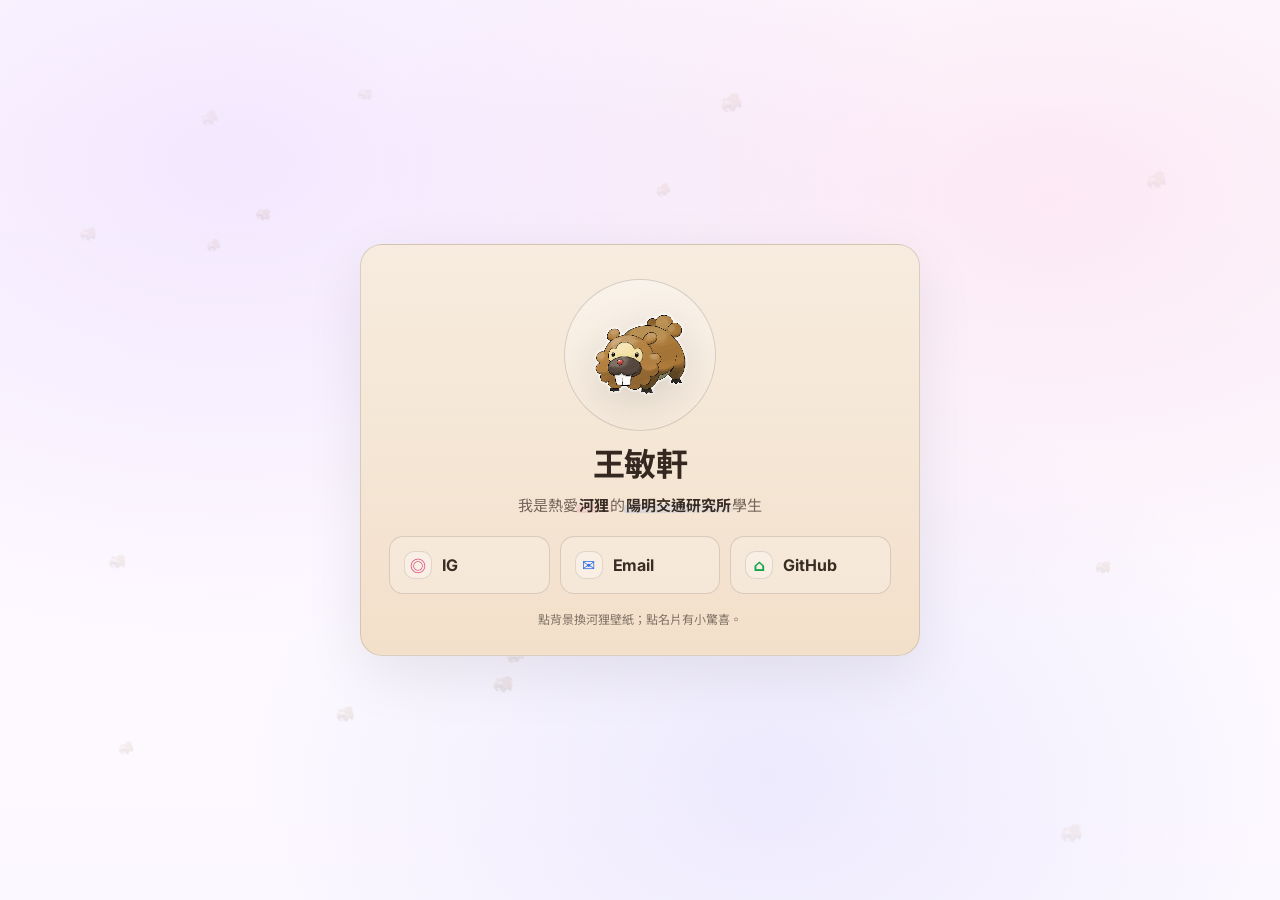
<file: submission_picture.html>
<!doctype html>
<html lang="zh-Hant">
  <head>
    <meta charset="UTF-8" />
    <meta name="viewport" content="width=device-width, initial-scale=1.0" />
    <title>王敏軒｜數位名片</title>
    <meta name="description" content="王敏軒的個人數位名片（Notion 風格 + 河狸驚喜）" />
    <link rel="preconnect" href="https://fonts.googleapis.com" />
    <link rel="preconnect" href="https://fonts.gstatic.com" crossorigin />
    <link
      href="https://fonts.googleapis.com/css2?family=Inter:wght@400;600;700&family=Noto+Sans+TC:wght@400;600;700&display=swap"
      rel="stylesheet"
    />
    <style>
      :root{
        --bg: #fbfbfa;
        --paper: rgba(255,255,255,0.78);
        --card: #f5e7d6;
        --card2: #f1dcc4;
        --ink: rgba(35,24,16,0.92);
        --inkMuted: rgba(35,24,16,0.62);
        --border: rgba(15,15,15,0.10);
        --text: rgba(15,15,15,0.92);
        --muted: rgba(15,15,15,0.60);
        --shadow: 0 18px 60px rgba(15, 15, 15, 0.08);
        --ig: #d9467a;
        --email: #2f6feb;
        --github: #16a34a;
      }

      *{ box-sizing: border-box; }
      html, body{ height: 100%; }
      body{
        margin: 0;
        color: var(--ink);
        background: var(--bg);
        font-family: Inter, "Noto Sans TC", system-ui, -apple-system, "Segoe UI", Roboto, "Helvetica Neue", Arial, "PingFang TC", "Microsoft JhengHei", sans-serif;
        -webkit-font-smoothing: antialiased;
        -moz-osx-font-smoothing: grayscale;
      }

      .bg{
        position: fixed;
        inset: 0;
        background:
          radial-gradient(1200px 800px at 18% 18%, rgba(47,111,235,0.10), transparent 60%),
          radial-gradient(1100px 700px at 82% 22%, rgba(255,77,141,0.10), transparent 62%),
          radial-gradient(900px 700px at 60% 86%, rgba(18,185,129,0.10), transparent 58%),
          linear-gradient(180deg, rgba(255,255,255,0.62), rgba(255,255,255,0.15)),
          var(--bg);
        transition: background 420ms ease;
        cursor: pointer;
      }

      .wallpaper.isDam::before{
        content: "";
        position: absolute;
        inset: 0;
        pointer-events: none;
        opacity: 0.55;
        background:
          repeating-linear-gradient(0deg, rgba(35,24,16,0.06) 0px, rgba(35,24,16,0.06) 1px, transparent 1px, transparent 22px),
          repeating-linear-gradient(90deg, rgba(35,24,16,0.05) 0px, rgba(35,24,16,0.05) 1px, transparent 1px, transparent 26px),
          repeating-linear-gradient(45deg, rgba(35,24,16,0.025) 0px, rgba(35,24,16,0.025) 1px, transparent 1px, transparent 34px);
        -webkit-mask-image: radial-gradient(closest-side at 50% 40%, rgba(0,0,0,0.95), transparent 82%);
        mask-image: radial-gradient(closest-side at 50% 40%, rgba(0,0,0,0.95), transparent 82%);
      }

      .wallpaper{
        position: absolute;
        inset: 0;
        pointer-events: none;
        opacity: 0.9;
        filter: saturate(0.98);
      }

      .wallpaper .wBeaver{
        position: absolute;
        width: 28px;
        height: 28px;
        opacity: var(--o);
        transform: translate(-50%, -50%) rotate(var(--r)) scale(var(--s));
        filter: drop-shadow(0 10px 14px rgba(15,15,15,0.10));
        user-select: none;
      }

      .page{
        min-height: 100%;
        display: grid;
        place-items: center;
        padding: 44px 20px;
        position: relative;
      }

      .card{
        width: min(560px, 100%);
        padding: 34px 28px 28px;
        border: 1px solid rgba(35,24,16,0.14);
        border-radius: 22px;
        background: linear-gradient(180deg, rgba(255,255,255,0.22), rgba(255,255,255,0.10)),
          linear-gradient(180deg, var(--card), var(--card2));
        box-shadow: var(--shadow);
        backdrop-filter: blur(14px);
        -webkit-backdrop-filter: blur(14px);
        text-align: center;
        pointer-events: auto;
        position: relative;
        overflow: hidden;
      }

      .cardFx{
        position: absolute;
        inset: 0;
        opacity: 0;
        pointer-events: none;
        background:
          radial-gradient(700px 360px at 20% 15%, rgba(255,255,255,0.35), transparent 62%),
          radial-gradient(520px 300px at 82% 18%, rgba(255,255,255,0.22), transparent 60%),
          radial-gradient(420px 240px at 64% 88%, rgba(255,255,255,0.18), transparent 58%);
        transition: opacity 260ms ease;
      }

      .card.isSurprise .cardFx{ opacity: 1; }

      .peek{
        position: absolute;
        left: var(--mx, 85%);
        top: var(--my, 82%);
        width: 64px;
        height: 64px;
        opacity: 0.0;
        transform: translate(-50%, -50%) rotate(-10deg);
        transition: opacity 220ms ease;
        pointer-events: none;
      }
      .card.isSurprise .peek{ opacity: 0.85; }
      .peek img{
        width: 100%;
        height: 100%;
        object-fit: contain;
        filter: drop-shadow(0 18px 26px rgba(15,15,15,0.16));
      }

      .avatar{
        width: 152px;
        height: 152px;
        margin: 0 auto 16px;
        border-radius: 999px;
        border: 1px solid rgba(35,24,16,0.16);
        background: linear-gradient(180deg, rgba(255,255,255,0.38), rgba(255,255,255,0.14));
        display: grid;
        place-items: center;
        overflow: hidden;
      }
      .avatar img{
        width: 86%;
        height: 86%;
        object-fit: contain;
        user-select: none;
        filter: drop-shadow(0 12px 20px rgba(15,15,15,0.12));
      }

      .name{
        margin: 0;
        font-size: 32px;
        line-height: 1.15;
        letter-spacing: -0.02em;
      }

      .subtitle{
        margin: 10px 0 18px;
        font-size: 15px;
        line-height: 1.65;
        color: var(--inkMuted);
      }

      .em{
        font-weight: 700;
        color: rgba(35,24,16,0.90);
        padding: 0 1px;
        position: relative;
      }
      .em::after{
        content: "";
        position: absolute;
        left: -2px;
        right: -2px;
        bottom: 0.10em;
        height: 0.62em;
        border-radius: 10px;
        transform: rotate(-0.6deg);
        background:
          linear-gradient(180deg, rgba(255,255,255,0.18), rgba(255,255,255,0.00)),
          linear-gradient(90deg, rgba(35,24,16,0.10), rgba(35,24,16,0.04));
        z-index: -1;
        opacity: 0.65;
      }
      .emBeaver{ text-shadow: 0 1px 0 rgba(255,255,255,0.22); }
      .emSchool{ text-shadow: 0 1px 0 rgba(255,255,255,0.22); }
      .emBeaver::after{
        background:
          linear-gradient(180deg, rgba(255,255,255,0.18), rgba(255,255,255,0.00)),
          linear-gradient(90deg, rgba(217,70,122,0.22), rgba(217,70,122,0.08));
        opacity: 0.72;
      }
      .emSchool::after{
        background:
          linear-gradient(180deg, rgba(255,255,255,0.18), rgba(255,255,255,0.00)),
          linear-gradient(90deg, rgba(47,111,235,0.22), rgba(47,111,235,0.08));
        opacity: 0.72;
      }

      .links{
        display: grid;
        grid-template-columns: repeat(3, 1fr);
        gap: 10px;
        margin-top: 10px;
      }

      .btn{
        display: grid;
        grid-template-columns: 28px 1fr;
        align-items: center;
        gap: 10px;
        padding: 14px 14px;
        border-radius: 14px;
        border: 1px solid rgba(35,24,16,0.14);
        background: rgba(255,255,255,0.22);
        color: rgba(35,24,16,0.90);
        text-decoration: none;
        transition: transform 140ms ease, background 180ms ease, border-color 180ms ease, box-shadow 180ms ease, filter 180ms ease;
        user-select: none;
      }

      .btn:hover{
        transform: translateY(-1px);
        box-shadow: 0 10px 24px rgba(15,15,15,0.08);
        border-color: rgba(15,15,15,0.18);
      }
      .btn:active{ transform: translateY(0px) scale(0.99); }
      .btnLabel{
        font-weight: 700;
        letter-spacing: -0.01em;
        justify-self: start;
      }
      .btnIcon{
        width: 28px;
        height: 28px;
        border-radius: 10px;
        display: grid;
        place-items: center;
        font-weight: 800;
        background: rgba(255,255,255,0.30);
        border: 1px solid rgba(35,24,16,0.12);
      }
      .btn[data-kind="ig"] .btnIcon{ color: var(--ig); }
      .btn[data-kind="email"] .btnIcon{ color: var(--email); }
      .btn[data-kind="github"] .btnIcon{ color: var(--github); }

      .btn.isDone{ filter: saturate(1.04); }
      .btn.isDone[data-kind="ig"]{ border-color: rgba(217,70,122,0.40); background: rgba(217,70,122,0.10); }
      .btn.isDone[data-kind="email"]{ border-color: rgba(47,111,235,0.38); background: rgba(47,111,235,0.10); }
      .btn.isDone[data-kind="github"]{ border-color: rgba(22,163,74,0.36); background: rgba(22,163,74,0.10); }

      .tip{
        margin: 16px 0 0;
        font-size: 12px;
        color: rgba(35,24,16,0.54);
      }

      .toast{
        position: fixed;
        left: var(--tx, 50%);
        top: var(--ty, 50%);
        transform: translateX(-50%) translateY(6px);
        padding: 10px 12px;
        border-radius: 12px;
        border: 1px solid rgba(35,24,16,0.14);
        background: rgba(255,255,255,0.72);
        box-shadow: 0 16px 36px rgba(15,15,15,0.10);
        color: rgba(35,24,16,0.86);
        opacity: 0;
        pointer-events: none;
        transition: opacity 180ms ease, transform 180ms ease;
        font-size: 13px;
        backdrop-filter: blur(12px);
        -webkit-backdrop-filter: blur(12px);
      }
      .toast.isShow{
        opacity: 1;
        transform: translateX(-50%) translateY(0px);
      }

      .sticker{
        position: fixed;
        width: 46px;
        height: 46px;
        pointer-events: none;
        opacity: 0;
        transform: translate(-50%, -50%) scale(0.92) rotate(0deg);
        filter: drop-shadow(0 12px 18px rgba(15,15,15,0.14));
        animation: popFly 900ms cubic-bezier(.2,.9,.2,1) forwards;
        will-change: transform, opacity;
      }
      @keyframes popFly{
        0%{ opacity: 0; transform: translate(-50%, -50%) scale(0.86) rotate(var(--r)); }
        12%{ opacity: 1; transform: translate(-50%, -50%) scale(1) rotate(calc(var(--r) * 0.7)); }
        100%{ opacity: 0; transform: translate(calc(-50% + var(--dx)), calc(-50% + var(--dy))) scale(0.96) rotate(calc(var(--r) * 1.6)); }
      }

      @media (max-width: 520px){
        .links{ grid-template-columns: 1fr; }
        .card{ padding: 30px 18px 22px; }
        .name{ font-size: 30px; }
      }
    </style>
  </head>
  <body>
    <div class="bg" id="bg" aria-hidden="true">
      <div class="wallpaper" id="wallpaper" aria-hidden="true"></div>
    </div>

    <main class="page" id="page">
      <section class="card" id="card" aria-label="個人數位名片">
        <div class="cardFx" aria-hidden="true"></div>
        <div class="peek" id="peek" aria-hidden="true">
          <img id="peekImg" alt="" draggable="false" src="[data-uri]" />
        </div>

        <div class="avatar" aria-label="大頭照佔位符">
          <img id="avatarImg" alt="河狸貼紙" draggable="false" src="[data-uri]" />
        </div>

        <h1 class="name">王敏軒</h1>
        <p class="subtitle">
          我是熱愛<span class="em emBeaver">河狸</span>的<span class="em emSchool">陽明交通研究所</span>學生
        </p>

        <div class="links" aria-label="社群連結">
          <a class="btn" href="#" data-kind="ig" aria-label="Instagram（點擊互動示意）">
            <span class="btnIcon" aria-hidden="true">◎</span>
            <span class="btnLabel">IG</span>
          </a>
          <a class="btn" href="#" data-kind="email" aria-label="Email（點擊互動示意）">
            <span class="btnIcon" aria-hidden="true">✉</span>
            <span class="btnLabel">Email</span>
          </a>
          <a class="btn" href="#" data-kind="github" aria-label="GitHub（點擊互動示意）">
            <span class="btnIcon" aria-hidden="true">⌂</span>
            <span class="btnLabel">GitHub</span>
          </a>
        </div>

        <p class="tip" id="tip">點背景換河狸壁紙；點名片有小驚喜。</p>
      </section>
    </main>

    <div class="toast" id="toast" role="status" aria-live="polite" aria-atomic="true"></div>

    <script>
      // Embedded asset (beaver.png) as data URI so this file is standalone.
      const BEAVER_SRC = "[data-uri]";
    </script>
    <script>
      const bgEl = document.getElementById("bg");
      const pageEl = document.getElementById("page");
      const tipEl = document.getElementById("tip");
      const wallpaperEl = document.getElementById("wallpaper");
      const cardEl = document.getElementById("card");
      const toastEl = document.getElementById("toast");

      const themes = [
        { bg: "#fbfbfa", a1: "rgba(47,111,235,0.11)", a2: "rgba(255,77,141,0.10)", a3: "rgba(18,185,129,0.10)" },
        { bg: "#fbfaf6", a1: "rgba(244,63,94,0.10)", a2: "rgba(245,158,11,0.12)", a3: "rgba(34,197,94,0.09)" },
        { bg: "#f7fbff", a1: "rgba(59,130,246,0.12)", a2: "rgba(99,102,241,0.10)", a3: "rgba(20,184,166,0.10)" },
        { bg: "#fcf7ff", a1: "rgba(168,85,247,0.12)", a2: "rgba(236,72,153,0.10)", a3: "rgba(99,102,241,0.10)" },
        { bg: "#f6fbf7", a1: "rgba(16,185,129,0.12)", a2: "rgba(34,197,94,0.11)", a3: "rgba(245,158,11,0.10)" },
      ];

      let lastThemeIdx = -1;
      let toastTimer = null;
      let wallpaperModeIdx = 0;

      const wallpaperModes = [
        { id: "sparse", label: "稀疏散落" },
        { id: "corners", label: "角落偷看" },
        { id: "diagonal", label: "對角線隊列" },
        { id: "dam", label: "小水壩紋理" },
      ];

      function rand(min, max) {
        return Math.random() * (max - min) + min;
      }

      function pickTheme() {
        if (themes.length <= 1) return themes[0];
        let idx = Math.floor(Math.random() * themes.length);
        if (idx === lastThemeIdx) idx = (idx + 1) % themes.length;
        lastThemeIdx = idx;
        return themes[idx];
      }

      function setBackgroundTheme(theme) {
        document.documentElement.style.setProperty("--bg", theme.bg);
        bgEl.style.background = `
          radial-gradient(1200px 800px at 18% 18%, ${theme.a1}, transparent 60%),
          radial-gradient(1100px 700px at 82% 22%, ${theme.a2}, transparent 62%),
          radial-gradient(900px 700px at 60% 86%, ${theme.a3}, transparent 58%),
          linear-gradient(180deg, rgba(255,255,255,0.62), rgba(255,255,255,0.15)),
          ${theme.bg}
        `;
      }

      function spawnStickers(x, y) {
        const count = Math.floor(rand(14, 22));
        for (let i = 0; i < count; i++) {
          const img = document.createElement("img");
          img.className = "sticker";
          img.alt = "";
          img.src = BEAVER_SRC;

          const size = rand(22, 52);
          img.style.width = `${size}px`;
          img.style.height = `${size}px`;
          img.style.left = `${x}px`;
          img.style.top = `${y}px`;

          const dx = `${rand(-220, 220).toFixed(1)}px`;
          const dy = `${rand(-280, -70).toFixed(1)}px`;
          const r = `${rand(-28, 28).toFixed(1)}deg`;
          img.style.setProperty("--dx", dx);
          img.style.setProperty("--dy", dy);
          img.style.setProperty("--r", r);
          img.style.animationDuration = `${rand(760, 1120).toFixed(0)}ms`;
          img.style.animationDelay = `${rand(0, 120).toFixed(0)}ms`;

          document.body.appendChild(img);
          window.setTimeout(() => img.remove(), 1600);
        }
      }

      function clearWallpaper() {
        if (!wallpaperEl) return;
        wallpaperEl.innerHTML = "";
      }

      function setWallpaperMode(modeId) {
        if (!wallpaperEl) return;
        wallpaperEl.classList.toggle("isDam", modeId === "dam");
        wallpaperEl.dataset.mode = modeId;
      }

      function addWallpaperBeaver({ xPct, yPct, rDeg, s, o, size }) {
        if (!wallpaperEl) return;
        const img = document.createElement("img");
        img.className = "wBeaver";
        img.alt = "";
        img.src = BEAVER_SRC;
        img.draggable = false;

        img.style.left = `${xPct}%`;
        img.style.top = `${yPct}%`;
        img.style.setProperty("--r", `${rDeg.toFixed(1)}deg`);
        img.style.setProperty("--s", s.toFixed(2));
        img.style.setProperty("--o", o.toFixed(2));
        img.style.width = `${size.toFixed(1)}px`;
        img.style.height = `${size.toFixed(1)}px`;
        wallpaperEl.appendChild(img);
      }

      function clamp(v, min, max) {
        return Math.max(min, Math.min(max, v));
      }

      function generateWallpaper(modeId = "sparse") {
        if (!wallpaperEl) return;
        clearWallpaper();
        setWallpaperMode(modeId);

        if (modeId === "sparse") {
          const count = Math.floor(rand(16, 26));
          for (let i = 0; i < count; i++) {
            addWallpaperBeaver({
              xPct: rand(6, 94),
              yPct: rand(6, 94),
              rDeg: rand(-18, 18),
              s: rand(0.62, 1.02),
              o: rand(0.06, 0.13),
              size: rand(22, 34),
            });
          }
          return;
        }

        if (modeId === "corners") {
          const corners = [
            { x: 12, y: 14 },
            { x: 88, y: 14 },
            { x: 12, y: 88 },
            { x: 88, y: 88 },
          ];
          for (const c of corners) {
            const n = Math.floor(rand(2, 4));
            for (let i = 0; i < n; i++) {
              addWallpaperBeaver({
                xPct: clamp(c.x + rand(-7, 7), 5, 95),
                yPct: clamp(c.y + rand(-7, 7), 5, 95),
                rDeg: rand(-16, 16),
                s: rand(0.62, 0.95),
                o: rand(0.07, 0.14),
                size: rand(22, 34),
              });
            }
          }
          const extras = Math.floor(rand(4, 7));
          for (let i = 0; i < extras; i++) {
            addWallpaperBeaver({
              xPct: rand(8, 92),
              yPct: rand(10, 90),
              rDeg: rand(-18, 18),
              s: rand(0.60, 0.92),
              o: rand(0.03, 0.07),
              size: rand(20, 30),
            });
          }
          return;
        }

        if (modeId === "diagonal") {
          const lanes = Math.floor(rand(3, 5));
          for (let lane = 0; lane < lanes; lane++) {
            const offset = rand(-18, 18) + lane * rand(10, 16);
            const n = Math.floor(rand(6, 9));
            for (let i = 0; i < n; i++) {
              const t = i / (n - 1);
              const x = 10 + t * 80;
              const y = 18 + t * 70 + offset;
              addWallpaperBeaver({
                xPct: clamp(x + rand(-2.6, 2.6), 5, 95),
                yPct: clamp(y + rand(-2.6, 2.6), 5, 95),
                rDeg: rand(-10, 10),
                s: rand(0.58, 0.86),
                o: rand(0.05, 0.11),
                size: rand(20, 32),
              });
            }
          }
          return;
        }

        const count = Math.floor(rand(12, 18));
        for (let i = 0; i < count; i++) {
          addWallpaperBeaver({
            xPct: rand(7, 93),
            yPct: rand(7, 93),
            rDeg: rand(-14, 14),
            s: rand(0.55, 0.90),
            o: rand(0.05, 0.12),
            size: rand(18, 30),
          });
        }
      }

      async function copyText(text) {
        try {
          if (navigator.clipboard && navigator.clipboard.writeText) {
            await navigator.clipboard.writeText(text);
            return true;
          }
        } catch (err) { /* fall through to fallback */ }
        // Fallback for iOS Safari and older browsers
        try {
          const ta = document.createElement("textarea");
          ta.value = text;
          ta.setAttribute("readonly", "");
          ta.style.cssText = "position:fixed;left:-9999px;top:-9999px;opacity:0;";
          document.body.appendChild(ta);
          // iOS Safari requires contentEditable + setSelectionRange
          ta.contentEditable = true;
          ta.readOnly = false;
          var range = document.createRange();
          range.selectNodeContents(ta);
          var sel = window.getSelection();
          sel.removeAllRanges();
          sel.addRange(range);
          ta.setSelectionRange(0, 999999);
          var ok = document.execCommand("copy");
          sel.removeAllRanges();
          ta.remove();
          return ok;
        } catch (err) {
          return false;
        }
      }

      function showToast(message) {
        if (!toastEl) return;
        if (cardEl) {
          const rect = cardEl.getBoundingClientRect();
          const x = rect.left + rect.width / 2;
          const y = rect.top + rect.height + 14;
          document.documentElement.style.setProperty("--tx", `${x}px`);
          document.documentElement.style.setProperty("--ty", `${y}px`);
        }
        toastEl.textContent = message;
        toastEl.classList.add("isShow");
        if (toastTimer) window.clearTimeout(toastTimer);
        toastTimer = window.setTimeout(() => toastEl.classList.remove("isShow"), 700);
      }

      function isInsideCard(target) {
        const card = document.querySelector(".card");
        return !!(card && card.contains(target));
      }

      function setTip(text) {
        if (!tipEl) return;
        tipEl.textContent = text;
      }

      // Set initial avatar/peek images and wallpaper.
      // avatarImg.src is now set directly in HTML for iOS compatibility
      // peekImg.src is now set directly in HTML for iOS compatibility
      generateWallpaper("sparse");

      // Buttons: copy demo text + toast.
      document.querySelectorAll(".btn").forEach((btn) => {
        btn.addEventListener("click", async (e) => {
          e.preventDefault();
          const kind = btn.dataset.kind;
          const payloadMap = {
            ig: "IG：@your_handle (demo)",
            email: "Email：you@example.com (demo)",
            github: "GitHub：github.com/yourname (demo)",
          };
          const ok = await copyText(payloadMap[kind] != null ? payloadMap[kind] : "demo");
          btn.classList.add("isDone");
          window.setTimeout(() => btn.classList.remove("isDone"), 750);
          showToast(ok ? "已複製" : "已觸發互動");
        });
      });

      // Background surprise: rotate wallpaper mode + burst beavers.
      bgEl.addEventListener("click", (e) => {
        if (isInsideCard(e.target)) return;
        const theme = pickTheme();
        setBackgroundTheme(theme);
        wallpaperModeIdx = (wallpaperModeIdx + 1) % wallpaperModes.length;
        const mode = wallpaperModes[wallpaperModeIdx];
        generateWallpaper(mode.id);
        spawnStickers(e.clientX, e.clientY);
        setTip("點背景換河狸壁紙；點名片有小驚喜。");
      });

      // Also allow clicking anywhere outside the card (mobile friendly).
      pageEl.addEventListener("click", (e) => {
        if (isInsideCard(e.target)) return;
        const theme = pickTheme();
        setBackgroundTheme(theme);
        wallpaperModeIdx = (wallpaperModeIdx + 1) % wallpaperModes.length;
        const mode = wallpaperModes[wallpaperModeIdx];
        generateWallpaper(mode.id);
        const sx = e.clientX != null ? e.clientX : window.innerWidth / 2;
        const sy = e.clientY != null ? e.clientY : window.innerHeight / 2;
        spawnStickers(sx, sy);
        setTip("點背景換河狸壁紙；點名片有小驚喜。");
      });

      // Card surprise toggle.
      if (cardEl) {
        cardEl.addEventListener("click", (e) => {
          const target = e.target;
          if (target && target.closest && target.closest(".btn")) return;
          cardEl.classList.toggle("isSurprise");
          showToast(cardEl.classList.contains("isSurprise") ? "河狸開始跟著你了" : "河狸先躲起來了");
        });
      }

      function updatePeekByEvent(e) {
        if (!cardEl) return;
        const rect = cardEl.getBoundingClientRect();
        const px = e.clientX - rect.left;
        const py = e.clientY - rect.top;
        const x = clamp(px, 26, rect.width - 26);
        const y = clamp(py, 26, rect.height - 26);
        cardEl.style.setProperty("--mx", `${x}px`);
        cardEl.style.setProperty("--my", `${y}px`);
      }

      window.addEventListener("mousemove", (e) => updatePeekByEvent(e));
      // Also track touch movements for peek effect on mobile
      window.addEventListener("touchmove", (e) => {
        if (e.touches && e.touches[0]) updatePeekByEvent(e.touches[0]);
      }, { passive: true });

      // deviceorientation handler
      function handleOrientation(e) {
        if (!cardEl) return;
        const rect = cardEl.getBoundingClientRect();
        const dx = (e.gamma != null ? e.gamma : 0) / 45;
        const dy = (e.beta != null ? e.beta : 0) / 65;
        const x = rect.width * (0.5 + dx * 0.45);
        const y = rect.height * (0.62 + dy * 0.35);
        cardEl.style.setProperty("--mx", `${clamp(x, 26, rect.width - 26).toFixed(1)}px`);
        cardEl.style.setProperty("--my", `${clamp(y, 26, rect.height - 26).toFixed(1)}px`);
      }

      // iOS 13+ requires permission for deviceorientation
      function enableOrientation() {
        if (typeof DeviceOrientationEvent !== "undefined" &&
            typeof DeviceOrientationEvent.requestPermission === "function") {
          DeviceOrientationEvent.requestPermission()
            .then(function(state) {
              if (state === "granted") {
                window.addEventListener("deviceorientation", handleOrientation);
              }
            }).catch(function() {});
        } else {
          window.addEventListener("deviceorientation", handleOrientation);
        }
      }

      // Request orientation permission on first user interaction (iOS requirement)
      document.addEventListener("click", function requestOrientationOnce() {
        enableOrientation();
        document.removeEventListener("click", requestOrientationOnce);
      });

      // Initialize.
      setBackgroundTheme(pickTheme());
      wallpaperModeIdx = 0;
      generateWallpaper(wallpaperModes[wallpaperModeIdx].id);
    </script>
  </body>
</html>
</file>
<file: styles.css>
:root{
  --bg: #fbfbfa;
  --paper: rgba(255,255,255,0.78);
  --card: #f5e7d6;
  --card2: #f1dcc4;
  --ink: rgba(35,24,16,0.92);
  --inkMuted: rgba(35,24,16,0.62);
  --border: rgba(15,15,15,0.10);
  --text: rgba(15,15,15,0.92);
  --muted: rgba(15,15,15,0.60);
  --shadow: 0 18px 60px rgba(15, 15, 15, 0.08);
  --ig: #d9467a;
  --email: #2f6feb;
  --github: #16a34a;
}

*{ box-sizing: border-box; }
html, body{ height: 100%; }
body{
  margin: 0;
  color: var(--ink);
  background: var(--bg);
  font-family: Inter, "Noto Sans TC", system-ui, -apple-system, "Segoe UI", Roboto, "Helvetica Neue", Arial, "PingFang TC", "Microsoft JhengHei", sans-serif;
  -webkit-font-smoothing: antialiased;
  -moz-osx-font-smoothing: grayscale;
}

.bg{
  position: fixed;
  inset: 0;
  background:
    radial-gradient(1200px 800px at 18% 18%, rgba(47,111,235,0.10), transparent 60%),
    radial-gradient(1100px 700px at 82% 22%, rgba(255,77,141,0.10), transparent 62%),
    radial-gradient(900px 700px at 60% 86%, rgba(18,185,129,0.10), transparent 58%),
    linear-gradient(180deg, rgba(255,255,255,0.62), rgba(255,255,255,0.15)),
    var(--bg);
  transition: background 420ms ease;
  cursor: pointer;
}

.wallpaper.isDam::before{
  content: "";
  position: absolute;
  inset: 0;
  pointer-events: none;
  opacity: 0.55;
  background:
    repeating-linear-gradient(0deg, rgba(35,24,16,0.06) 0px, rgba(35,24,16,0.06) 1px, transparent 1px, transparent 22px),
    repeating-linear-gradient(90deg, rgba(35,24,16,0.05) 0px, rgba(35,24,16,0.05) 1px, transparent 1px, transparent 26px),
    repeating-linear-gradient(45deg, rgba(35,24,16,0.025) 0px, rgba(35,24,16,0.025) 1px, transparent 1px, transparent 34px);
  mask-image: radial-gradient(closest-side at 50% 40%, rgba(0,0,0,0.95), transparent 82%);
}

.wallpaper{
  position: absolute;
  inset: 0;
  pointer-events: none;
  opacity: 0.9;
  filter: saturate(0.98);
}

.wallpaper .wBeaver{
  position: absolute;
  width: 28px;
  height: 28px;
  opacity: var(--o);
  transform: translate(-50%, -50%) rotate(var(--r)) scale(var(--s));
  filter: drop-shadow(0 10px 14px rgba(15,15,15,0.10));
  user-select: none;
}

.page{
  min-height: 100%;
  display: grid;
  place-items: center;
  padding: 44px 20px;
  position: relative;
  pointer-events: none;
}

.card{
  width: min(560px, 100%);
  padding: 34px 28px 28px;
  border: 1px solid rgba(35,24,16,0.14);
  border-radius: 22px;
  background: linear-gradient(180deg, rgba(255,255,255,0.22), rgba(255,255,255,0.10)),
    linear-gradient(180deg, var(--card), var(--card2));
  box-shadow: var(--shadow);
  backdrop-filter: blur(14px);
  -webkit-backdrop-filter: blur(14px);
  text-align: center;
  pointer-events: auto;
  position: relative;
  overflow: hidden;
}

.cardFx{
  position: absolute;
  inset: 0;
  opacity: 0;
  pointer-events: none;
  background:
    radial-gradient(700px 360px at 20% 15%, rgba(255,255,255,0.35), transparent 62%),
    radial-gradient(520px 300px at 82% 18%, rgba(255,255,255,0.22), transparent 60%),
    radial-gradient(420px 240px at 64% 88%, rgba(255,255,255,0.18), transparent 58%);
  transition: opacity 260ms ease;
}

.card.isSurprise .cardFx{
  opacity: 1;
}

.peek{
  position: absolute;
  left: var(--mx, 85%);
  top: var(--my, 82%);
  width: 64px;
  height: 64px;
  opacity: 0.0;
  transform: translate(-50%, -50%) rotate(-10deg);
  transition: opacity 220ms ease;
  pointer-events: none;
}

.card.isSurprise .peek{
  opacity: 0.85;
}

.peek img{
  width: 100%;
  height: 100%;
  object-fit: contain;
  filter: drop-shadow(0 18px 26px rgba(15,15,15,0.16));
}

.avatar{
  width: 152px;
  height: 152px;
  margin: 0 auto 16px;
  border-radius: 999px;
  border: 1px solid rgba(35,24,16,0.16);
  background: linear-gradient(180deg, rgba(255,255,255,0.38), rgba(255,255,255,0.14));
  display: grid;
  place-items: center;
  overflow: hidden;
}

.avatar img{
  width: 86%;
  height: 86%;
  object-fit: contain;
  user-select: none;
  filter: drop-shadow(0 12px 20px rgba(15,15,15,0.12));
}

.name{
  margin: 0;
  font-size: 32px;
  line-height: 1.15;
  letter-spacing: -0.02em;
}

.subtitle{
  margin: 10px 0 18px;
  font-size: 15px;
  line-height: 1.65;
  color: var(--inkMuted);
}

.em{
  font-weight: 700;
  color: rgba(35,24,16,0.90);
  padding: 0 1px;
  position: relative;
}

.em::after{
  content: "";
  position: absolute;
  left: -2px;
  right: -2px;
  bottom: 0.10em;
  height: 0.62em;
  border-radius: 10px;
  transform: rotate(-0.6deg);
  background:
    linear-gradient(180deg, rgba(255,255,255,0.18), rgba(255,255,255,0.00)),
    linear-gradient(90deg, rgba(35,24,16,0.10), rgba(35,24,16,0.04));
  z-index: -1;
  opacity: 0.65;
}

.emBeaver{
  text-shadow: 0 1px 0 rgba(255,255,255,0.22);
}
.emSchool{
  text-shadow: 0 1px 0 rgba(255,255,255,0.22);
}

.emBeaver::after{
  background:
    linear-gradient(180deg, rgba(255,255,255,0.18), rgba(255,255,255,0.00)),
    linear-gradient(90deg, rgba(217,70,122,0.22), rgba(217,70,122,0.08));
  opacity: 0.72;
}

.emSchool::after{
  background:
    linear-gradient(180deg, rgba(255,255,255,0.18), rgba(255,255,255,0.00)),
    linear-gradient(90deg, rgba(47,111,235,0.22), rgba(47,111,235,0.08));
  opacity: 0.72;
}

.links{
  display: grid;
  grid-template-columns: repeat(3, 1fr);
  gap: 10px;
  margin-top: 10px;
}

.btn{
  display: grid;
  grid-template-columns: 28px 1fr;
  align-items: center;
  gap: 10px;
  padding: 14px 14px;
  border-radius: 14px;
  border: 1px solid rgba(35,24,16,0.14);
  background: rgba(255,255,255,0.22);
  color: rgba(35,24,16,0.90);
  text-decoration: none;
  transition: transform 140ms ease, background 180ms ease, border-color 180ms ease, box-shadow 180ms ease, filter 180ms ease;
  user-select: none;
}

.btn:hover{
  transform: translateY(-1px);
  box-shadow: 0 10px 24px rgba(15,15,15,0.08);
  border-color: rgba(15,15,15,0.18);
}

.btn:active{
  transform: translateY(0px) scale(0.99);
}

.btnLabel{
  font-weight: 700;
  letter-spacing: -0.01em;
  justify-self: start;
}

.btnIcon{
  width: 28px;
  height: 28px;
  border-radius: 10px;
  display: grid;
  place-items: center;
  font-weight: 800;
  background: rgba(255,255,255,0.30);
  border: 1px solid rgba(35,24,16,0.12);
}

.btn[data-kind="ig"] .btnIcon{ color: var(--ig); }
.btn[data-kind="email"] .btnIcon{ color: var(--email); }
.btn[data-kind="github"] .btnIcon{ color: var(--github); }

.btn.isDone{
  filter: saturate(1.04);
}
.btn.isDone[data-kind="ig"]{
  border-color: rgba(217,70,122,0.40);
  background: rgba(217,70,122,0.10);
}
.btn.isDone[data-kind="email"]{
  border-color: rgba(47,111,235,0.38);
  background: rgba(47,111,235,0.10);
}
.btn.isDone[data-kind="github"]{
  border-color: rgba(22,163,74,0.36);
  background: rgba(22,163,74,0.10);
}

.tip{
  margin: 16px 0 0;
  font-size: 12px;
  color: rgba(35,24,16,0.54);
}

.toast{
  position: fixed;
  left: var(--tx, 50%);
  top: var(--ty, 50%);
  transform: translateX(-50%) translateY(6px);
  padding: 10px 12px;
  border-radius: 12px;
  border: 1px solid rgba(35,24,16,0.14);
  background: rgba(255,255,255,0.72);
  box-shadow: 0 16px 36px rgba(15,15,15,0.10);
  color: rgba(35,24,16,0.86);
  opacity: 0;
  pointer-events: none;
  transition: opacity 180ms ease, transform 180ms ease;
  font-size: 13px;
  backdrop-filter: blur(12px);
  -webkit-backdrop-filter: blur(12px);
}

.toast.isShow{
  opacity: 1;
  transform: translateX(-50%) translateY(0px);
}

.sticker{
  position: fixed;
  width: 46px;
  height: 46px;
  pointer-events: none;
  opacity: 0;
  transform: translate(-50%, -50%) scale(0.92) rotate(0deg);
  filter: drop-shadow(0 12px 18px rgba(15,15,15,0.14));
  animation: popFly 900ms cubic-bezier(.2,.9,.2,1) forwards;
  will-change: transform, opacity;
}

@keyframes popFly{
  0%{ opacity: 0; transform: translate(-50%, -50%) scale(0.86) rotate(var(--r)); }
  12%{ opacity: 1; transform: translate(-50%, -50%) scale(1) rotate(calc(var(--r) * 0.7)); }
  100%{ opacity: 0; transform: translate(calc(-50% + var(--dx)), calc(-50% + var(--dy))) scale(0.96) rotate(calc(var(--r) * 1.6)); }
}

@media (max-width: 520px){
  .links{ grid-template-columns: 1fr; }
  .card{ padding: 30px 18px 22px; }
  .name{ font-size: 30px; }
}
</file>
